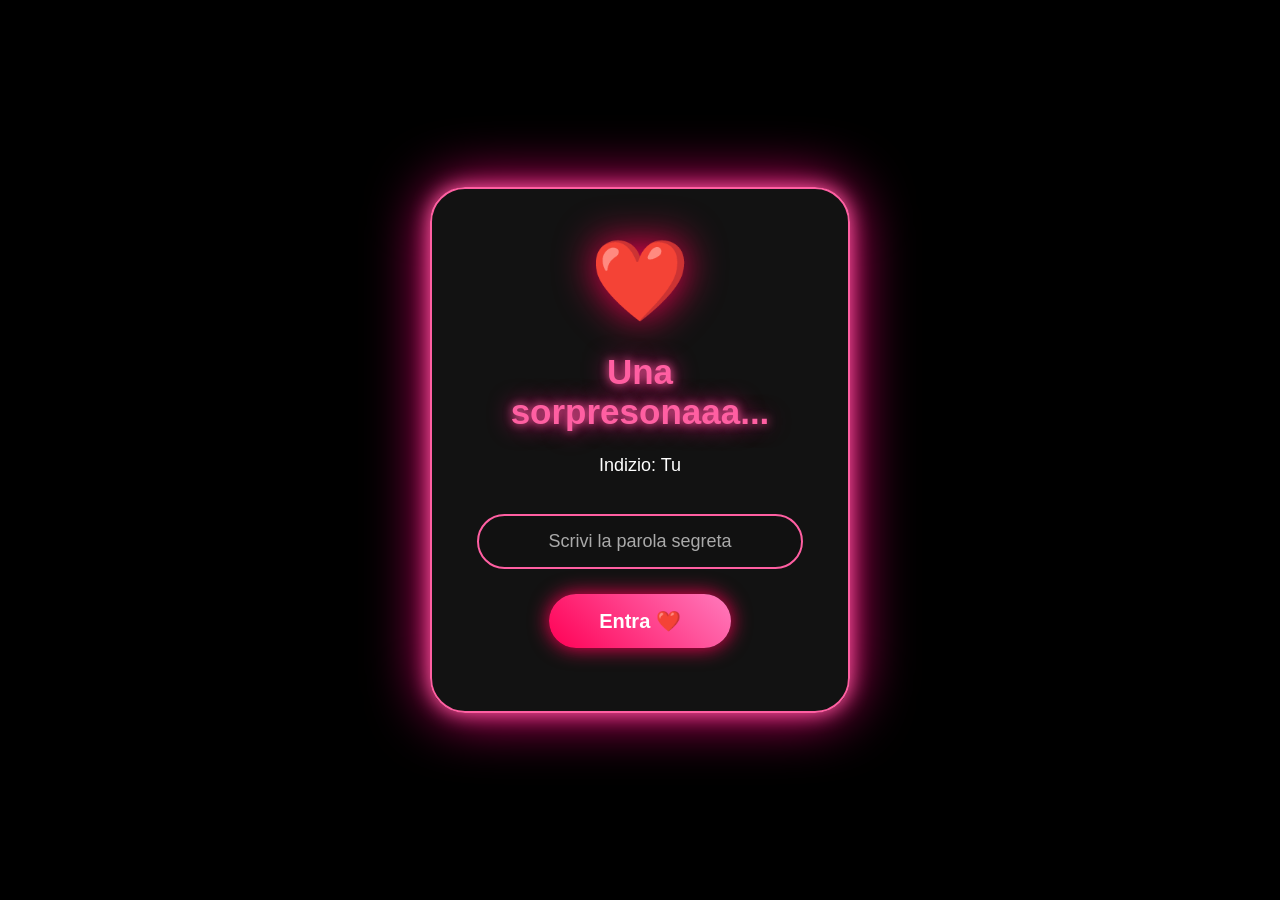
<file: index.html>
<!DOCTYPE html>
<html lang="it">

<head>

<meta charset="UTF-8">

<meta name="viewport" content="width=device-width, initial-scale=1.0">

<title>Una sorpresa per te ❤️</title>


<link rel="stylesheet" href="accesso.css">


</head>



<body>



<!-- SCHERMATA ACCESSO -->


<div class="login-page">



    <div class="login-box">



        <!-- CUORE ANIMATO -->

        <div class="cuore">
            ❤️
        </div>



        <h1>
            Una sorpresonaaa...
        </h1>



        <p>
            Indizio: Tu
        </p>




        <!-- INPUT PASSWORD -->

        <input 
        type="password" 
        id="password"
        placeholder="Scrivi la parola segreta">





        <!-- PULSANTE -->

        <button onclick="entra()">

            Entra ❤️

        </button>





        <!-- ERRORE -->

        <p id="errore"></p>




    </div>



</div>






<!-- SCRIPT -->

<script src="accesso.js"></script>



</body>


</html>
</file>
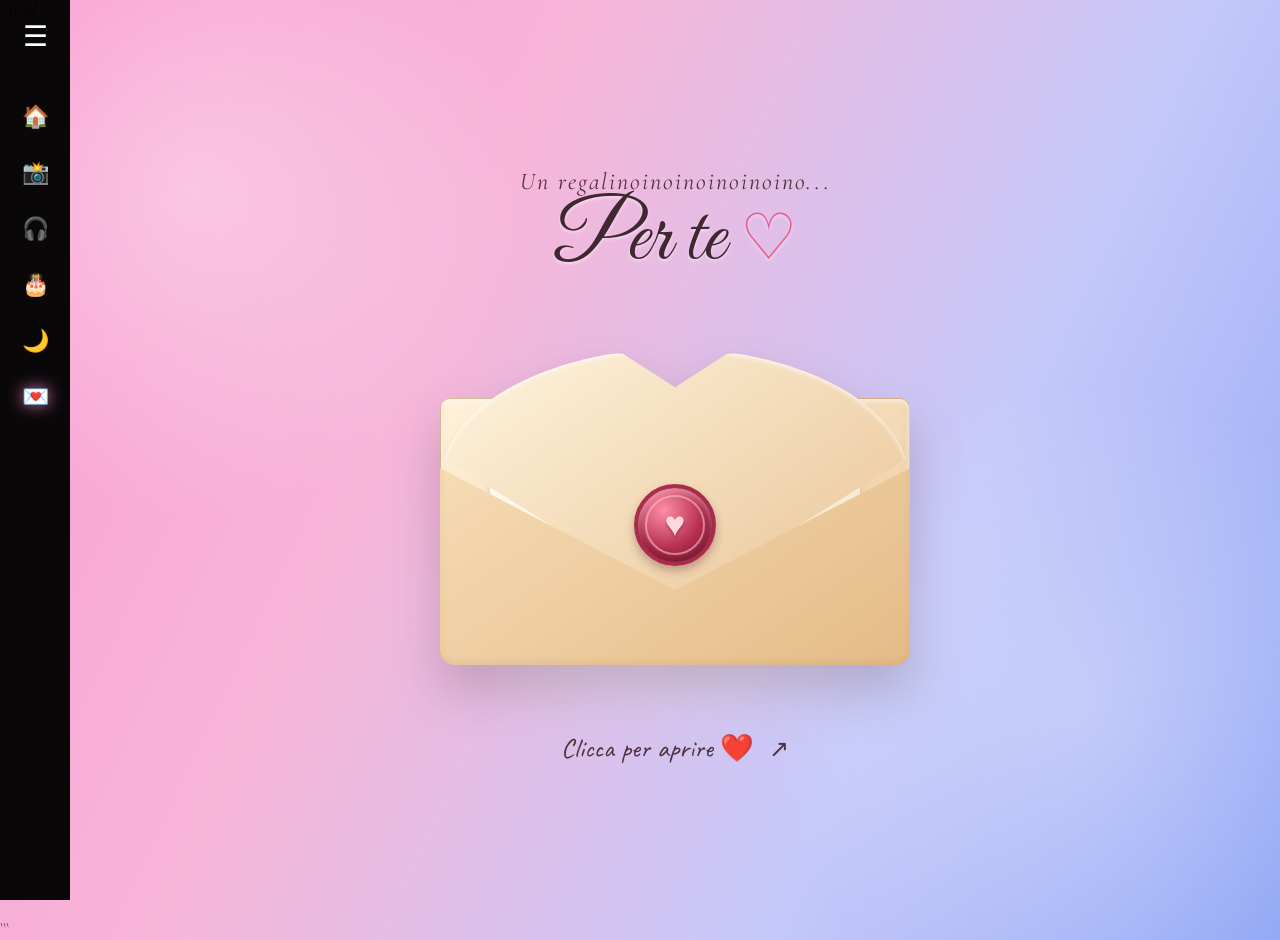
<file: lettera.html>
```html
<!DOCTYPE html>
<html lang="it">

<head>

    <meta charset="UTF-8">
    <meta name="viewport" content="width=device-width, initial-scale=1.0">

    <title>Per te ❤️</title>

    <link rel="stylesheet" href="lettera.css">

    <!-- FONT -->
    <link rel="preconnect" href="https://fonts.googleapis.com">
    <link rel="preconnect" href="https://fonts.gstatic.com" crossorigin>

    <link href="https://fonts.googleapis.com/css2?family=Caveat:wght@400;500;600;700&family=Cormorant+Garamond:wght@400;500;600;700&family=Great+Vibes&display=swap" rel="stylesheet">

</head>


<body class="sfonfo">


    <!-- =====================================================
         SIDEBAR
    ====================================================== -->

    <div class="sidebar">

        <div class="menu-toggle">☰</div>

        <a href="davide.html">
            <span>🏠</span>
            <p>Home</p>
        </a>

        <a href="foto.html">
            <span>📸</span>
            <p>Foto</p>
        </a>

        <a href="music.html">
            <span>🎧</span>
            <p>Musica</p>
        </a>

        <a href="torta.html">
            <span>🎂</span>
            <p>Torta</p>
        </a>

        <a href="notte.html" id="night-mode">
            <span>🌙</span>
            <p>Modalità notte</p>
        </a>

        <a href="lettera.html" class="active">
            <span>💌</span>
            <p>Lettera</p>
        </a>

    </div>



    <!-- =====================================================
         CUORI ANIMATI
    ====================================================== -->

    <div class="side-hearts"></div>



    <!-- =====================================================
         PAGINA LETTERA
    ====================================================== -->

    <main class="letter-world">


        <!-- =================================================
             SCENA INIZIALE
             QUI SI VEDE SOLO LA BUSTA
        ================================================== -->

        <section class="envelope-screen" id="envelopeScreen">


            <div class="envelope-title">

                <p>
                    Un regalinoinoinoinoinoino...
                </p>

                <h1>
                    Per te <span>♡</span>
                </h1>

            </div>



            <!-- ================================
                 BUSTA
            ================================= -->

            <div class="envelope-wrapper"
                 id="envelopeWrapper">


                <div class="heart-envelope"
                     id="heartEnvelope"
                     role="button"
                     tabindex="0"
                     aria-label="Apri la lettera">


                    <!-- parte posteriore -->

                    <div class="envelope-back"></div>


                    <!-- foglio dentro la busta -->

                    <div class="paper-inside">

                        <span>
                            Per te...
                        </span>

                    </div>


                    <!-- parte frontale -->

                    <div class="envelope-front"></div>


                    <!-- linguetta che si apre -->

                    <div class="envelope-flap"></div>


                    <!-- sigillo -->

                    <div class="wax-seal">

                        <span>♥</span>

                    </div>


                </div>


            </div>



            <!-- istruzione -->

            <button
                class="open-letter-button"
                id="openLetterButton"
                type="button">

                Clicca per aprire ❤️

            </button>


        </section>



        <!-- =================================================
             TRANSIZIONE
             RESTA NASCOSTA FINCHÉ NON SI APRE LA BUSTA
        ================================================== -->

        <div class="letter-transition"
             id="letterTransition">

            <div class="transition-heart">
                ♥
            </div>

        </div>



        <!-- =================================================
             LETTERA VERA E PROPRIA
             NASCOSTA ALL'INIZIO
        ================================================== -->

        <section class="letter-screen"
                 id="letterScreen"
                 aria-hidden="true">


            <article class="letter">


                <!-- decorazioni angoli -->

                <div class="paper-decoration top-left">
                    ❧
                </div>

                <div class="paper-decoration top-right">
                    ❧
                </div>

                <div class="paper-decoration bottom-left">
                    ❧
                </div>

                <div class="paper-decoration bottom-right">
                    ❧
                </div>



                <!-- ================================
                     INTESTAZIONE
                ================================= -->

                <header class="letter-header">

                    <div class="header-heart">
                        ♡
                    </div>

                    <h2>
                        Per te
                    </h2>

                    <div class="letter-divider">

                        <span>──</span>
                        <b>♡</b>
                        <span>──</span>

                    </div>

                </header>



                <!-- ================================
                     TESTO
                ================================= -->

                <div class="letter-content"
                     id="letterContent">


                    <p>
                        Ormai hai 18 anni e sei diventato grande, ma fin da sempre hai avuto così tante responsabilità che ti hanno aiutato a crescere e ti hanno reso l'uomo che sei oggi.
                    </p>


                    <p>
                        Sei la mia prima figura di riferimento e l'unico che ha sempre creduto in me, che mi ha dimostrato quanto valessi e mi ha trasmesso tutta quella felicità che avevi dentro e che brillava nei tuoi occhi.
                    </p>


                    <p>
                        A volte mi guardo e penso a quanto sono fortunata ad averti nella mia vita. Cambierei tutto del mio passato, tranne la strada che mi ha portato da te.
                    </p>


                    <p>
                        Sei gentile, coraggioso, premuroso, affettuoso, fantastico, straordinario. E non conosco persona a cui tu non abbia stravolto la vita. Tutti hanno qualcosa di bello da raccontare su di te e io sarò sempre la prima a cercare di dimostrartelo ogni giorno, fino allo sfinimento.
                    </p>


                    <p>
                        Le cose che hai fatto per me sono troppe per essere elencate e mi auguro che saranno infinite.
                        Non riesco a immaginare un futuro senza la tua presenza, ed è questa la mia più grande paura.
                    </p>


                    <p>
                        Ho paura di come passerà il tempo, della distanza, ho paura di perderti e di perdere il nostro rapporto.
                    </p>


                
                    <p>
                        Mi ha colpito la tua gentilezza ed è sempre stata proprio quella la cosa che mi ha fatto innamorare sempre di più di te.
                    </p>


                    <p>
                        Sopra ogni litigata, discussione, brutta parola detta o discorso senza senso, ho paura del mio carattere e di come possa farti allontanare.
                        Ho paura di come il mio cervello possa sempre pensare troppo e rovinare tutti i bei momenti con te.
                    </p>


                    <p>
                        Mi vergogno a dirti che quando sono con te il mio cervello si spegne.
                        Sì, lo so che dovrei imparare a ragionare di più, ma quando sono con te è come se per un po' il mio cervello smettesse di lavorare e di pensare troppo.
                    </p>


                    <p>
                        Perché la tua presenza mi dà calma.
                        Una calma che chiunque pagherebbe per poter avere accanto e provare una sensazione simile.
                    </p>


                    <p>
                        Io ti dico spesso cosa provo nei tuoi confronti, quindi ho sempre paura di essere pesante, però voglio solo farti capire quanto sono orgogliosa di te e dell'uomo che stai diventando.
                    </p>


                    <p>
                        
                        Spero sempre di essere lì ad ogni tuo traguardo e ad ogni desiderio che avvererai.
                        Ti auguro il meglio da tutto ciò che ti aspetterà.
                    </p>


                    <p>
                        E se mai avrai bisogno di un abbraccio, un bacio o una spalla su cui piangere,
                        io sarò sempre lì per te.
                    </p>



                    <!-- ================================
                         PARTE SPECIALE
                    ================================= -->

                    <div class="letter-highlight">

                        <div class="highlight-heart">
                            ♥
                        </div>


                        <p>
                            Buon compleanno amore mio,
                            o forse dovrei dire...
                        </p>


                        <h3>
                            al mio Marc Marquez 46. ❤️
                        </h3>


                        <p>
                            Al mio cucciolo, al mio topolo, al mio migliore amico,
                            al mio psicologo, al mio dottore, al mio cuore,
                            alla mia vita, al mio tesoro più prezioso,
                            al mio pilota, al mio fenomeno,
                            al mio sorriso preferito,
                            al mio cavaliere e soprattutto...
                        </p>


                        <h3>
                            alla mia stella preferita. ⭐
                        </h3>

                    </div>



                    <!-- ================================
                         FINALE
                    ================================= -->

                    <div class="letter-ending">


                        <p class="final-message">
                            Ti sceglierei ancora,
                            <br>
                            in ogni versione possibile della mia vita.
                        </p>


                        <div class="ending-divider">
                            ♡
                        </div>


                        <p class="love-message">
                            Ti amo tanto...
                        </p>


                        <p class="signature">
                            La tua Cicci ❤️
                        </p>


                    </div>


                </div>



                <!-- decorazione finale -->

                <div class="paper-bottom">
                    ✦ &nbsp; ❤️ &nbsp; ✦
                </div>


            </article>


        </section>



        <!-- =================================================
             TORNA ALLA BUSTA
        ================================================== -->

        <button
            class="back-to-envelope"
            id="backToEnvelope"
            type="button">

            💌 Torna alla busta

        </button>


    </main>



    <!-- =====================================================
         JAVASCRIPT
    ====================================================== -->

    <script src="lettera.js"></script>


</body>

</html>
```
</file>
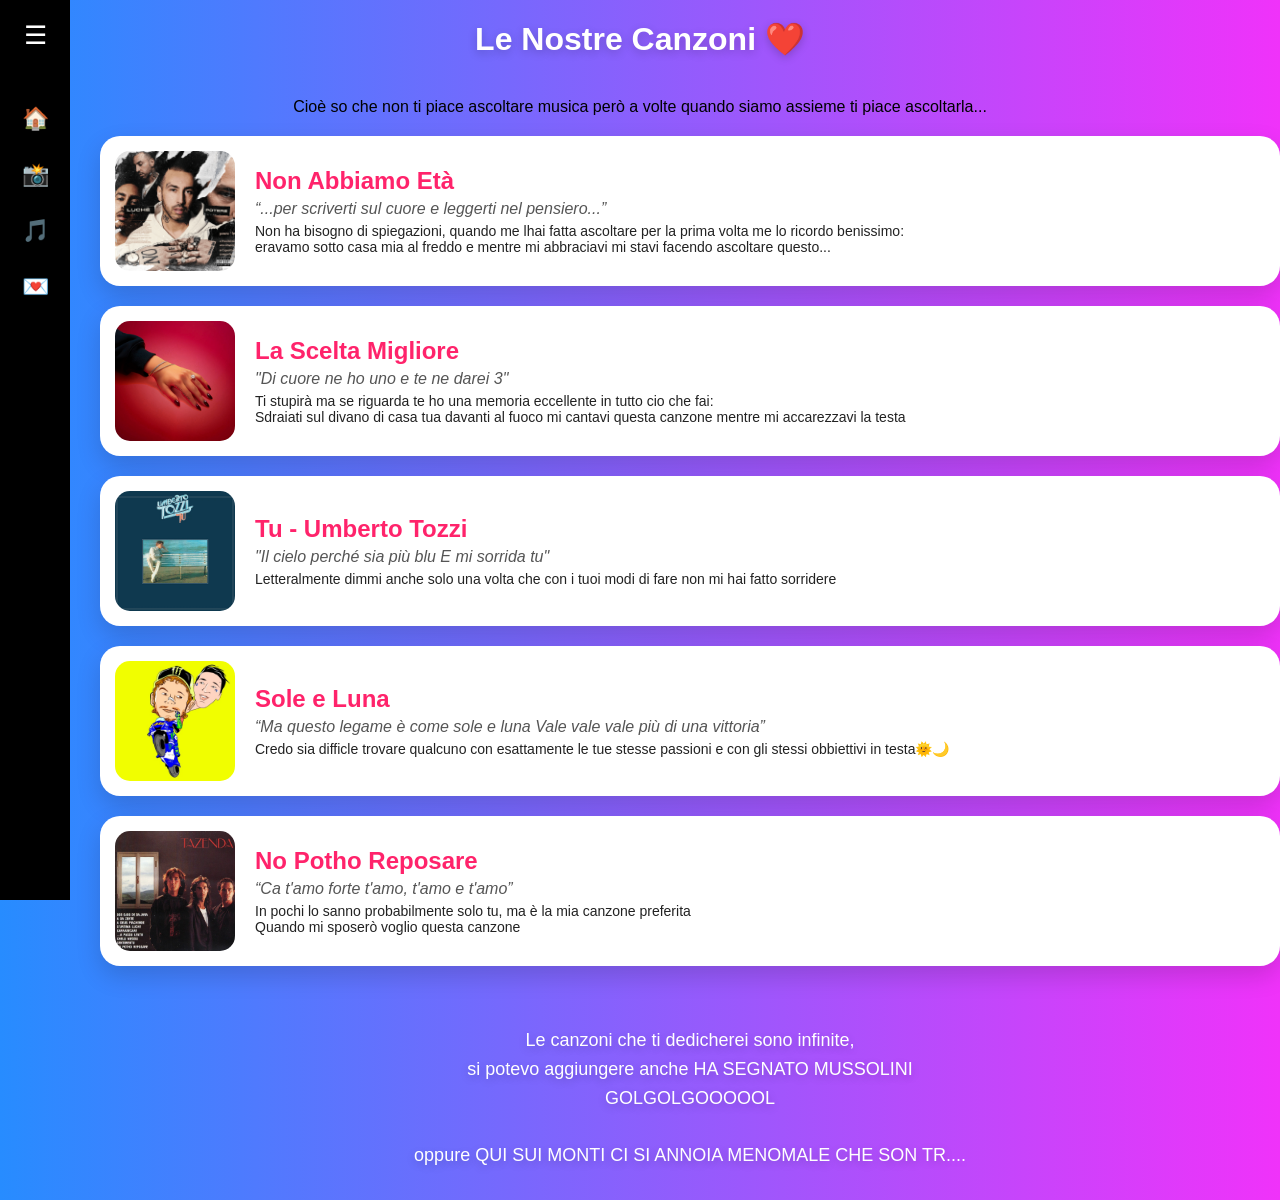
<file: noi.html>
<!DOCTYPE html>
<html lang="it">

<head>
    <meta charset="UTF-8">
    <meta name="viewport" content="width=device-width, initial-scale=1.0">

    <title>Le Nostre Canzoni ❤️</title>

    <link rel="stylesheet" href="playlist.css">
</head>

<body>
<div class="sidebar">

    <div class="menu-toggle">☰</div>

      <a href="davide.html">
        <span>🏠</span>
        <p>Home</p>
    </a>

    <a href="foto.html">
        <span>📸</span>
        <p>Foto</p>
    </a>

    <a href="noi.html">
        <span>🎵</span>
        <p>Canzoni</p>
    </a>

    <a href="lettera.html">
        <span>💌</span>
        <p>Regalino</p>
    </a>

</div>
    <h1 class="title">Le Nostre Canzoni ❤️</h1>
    <p class="p">Cioè so che non ti piace ascoltare musica però a volte quando siamo assieme ti piace ascoltarla...</p>

    <div class="playlist">

        <!-- 1 -->
        <div class="song-card">
            <img src="album1.png" class="album">
            <div class="song-info">
                <h2>Non Abbiamo Età</h2>
                <p class="lyrics">“...per scriverti sul cuore e leggerti nel pensiero...”</p>
                <p class="thought">Non ha bisogno di spiegazioni, quando me lhai fatta ascoltare per la prima volta me lo ricordo benissimo:</p> 
                <p class="thought">    eravamo sotto casa mia al freddo e mentre mi abbraciavi mi stavi facendo ascoltare questo...</p></p>
            </div>
        </div>

        <!-- 2 -->
        <div class="song-card">
            <img src="album2.jfif" class="album">
            <div class="song-info">
                <h2>La Scelta Migliore</h2>
                <p class="lyrics">"Di cuore ne ho uno e te ne darei 3"</p>
                <p class="thought">Ti stupirà ma se riguarda te ho una memoria eccellente in tutto cio che fai:</p>
                
                <p class="thought">Sdraiati sul divano di casa tua davanti al fuoco mi cantavi questa canzone mentre mi accarezzavi la testa</p>
            </div>
        </div>

        <!-- 3 -->
        <div class="song-card">
            <img src="album3.webp" class="album">
            <div class="song-info">
                <h2>Tu - Umberto Tozzi</h2>
                <p class="lyrics">"Il cielo perché sia più blu
                E mi sorrida tu"</p>
                <p class="thought">Letteralmente dimmi anche solo una volta che con i tuoi modi di fare non mi hai fatto sorridere</p>
            </div>
        </div>

        <!-- 4 -->
        <div class="song-card">
            <img src="album4.jpg" class="album">
            <div class="song-info">
                <h2>Sole e Luna</h2>
                <p class="lyrics">“Ma questo legame è come sole e luna
                Vale vale vale più di una vittoria”</p>
                <p class="thought">Credo sia difficle trovare qualcuno con esattamente le tue stesse passioni e con gli stessi obbiettivi in testa🌞🌙</p>
            </div>
        </div>

        <!-- 5 -->
        <div class="song-card">
            <img src="album5.jpg" class="album">
            <div class="song-info">
                <h2>No Potho Reposare</h2>
                <p class="lyrics">“Ca t'amo forte t'amo, t'amo e t'amo”</p>
                <p class="thought">In pochi lo sanno probabilmente solo tu, ma è la mia canzone preferita</p>
                <p class="thought">Quando mi sposerò voglio questa canzone</p>
            </div>
        </div>

 <div class="final-message">

    <p>
        Le canzoni che ti dedicherei sono infinite,<br>
        si potevo aggiungere anche HA SEGNATO MUSSOLINI GOLGOLGOOOOOL
        <br><br>
        oppure QUI SUI MONTI CI SI ANNOIA MENOMALE CHE SON TR....<br>

        
    </p>

</div>
</file>
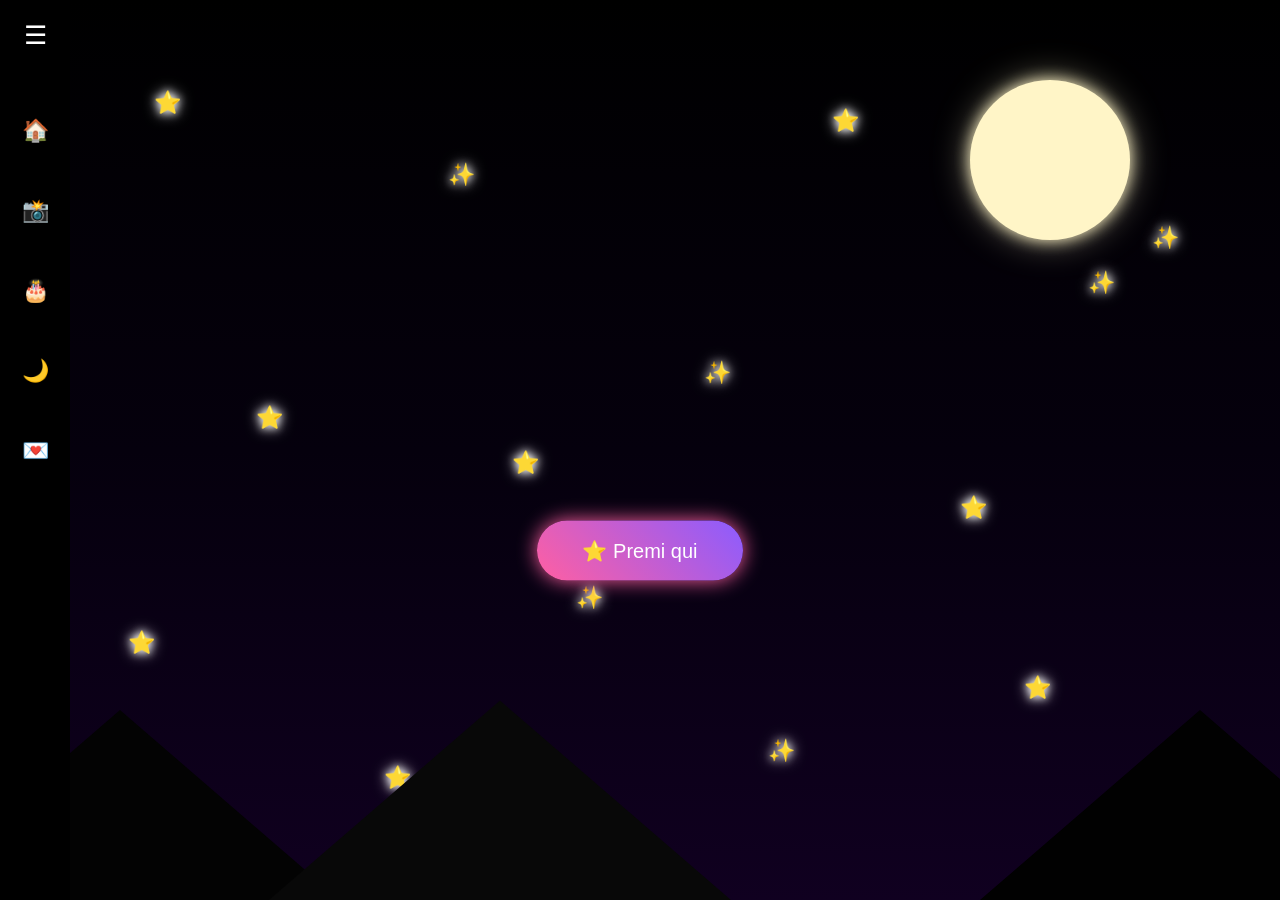
<file: notte - Copia.html>
<!DOCTYPE html> <html lang="it"> <head> <meta charset="UTF-8"> <meta name="viewport" content="width=device-width, initial-scale=1.0"> <title>La nostra notte 🌙</title> <link rel="stylesheet" href="notte.css"> </head> <body> <div class="sidebar"> <div class="menu-toggle">☰</div> <a href="davide.html"><span>🏠</span><p>Home</p></a> <a href="foto.html"><span>📸</span><p>Foto</p></a> <a href="torta.html"><span>🎂</span><p>Torta</p></a> <a href="notte.html" id="night-mode"> <span>🌙</span> <p>Modalità notte</p> </a> <a href="lettera.html"><span>💌</span><p>Regalino</p></a> </div> <!-- CIELO --> <div class="night-sky"> <!-- LUNA --> <div class="moon"></div> <!-- STELLE FISSE --> <div class="stars"> <span>⭐</span> <span>✨</span> <span>⭐</span> <span>✨</span> <span>⭐</span> <span>✨</span> <span>⭐</span> <span>✨</span> <span>⭐</span> <span>✨</span> <span>⭐</span> <span>✨</span> <span>⭐</span> <span>✨</span> <span>⭐</span> </div> <!-- STELLE CADENTI --> <div class="shooting-stars"> <div class="shoot s1"></div> <div class="shoot s2"></div> <div class="shoot s3"></div> <div class="shoot s4"></div> </div> <!-- MONTAGNE --> <div class="mountains"> <div class="mountain one"></div> <div class="mountain two"></div> <div class="mountain three"></div> </div> <!-- TESTO --> <div class="content"> <button id="starsButton"> ⭐ Premi qui </button> <div id="message"> Non sai quanto mi piace vedere le stelle con te ❤️ </div> </div> </div> <script src="notte.js"></script> </body> </html>
</file>
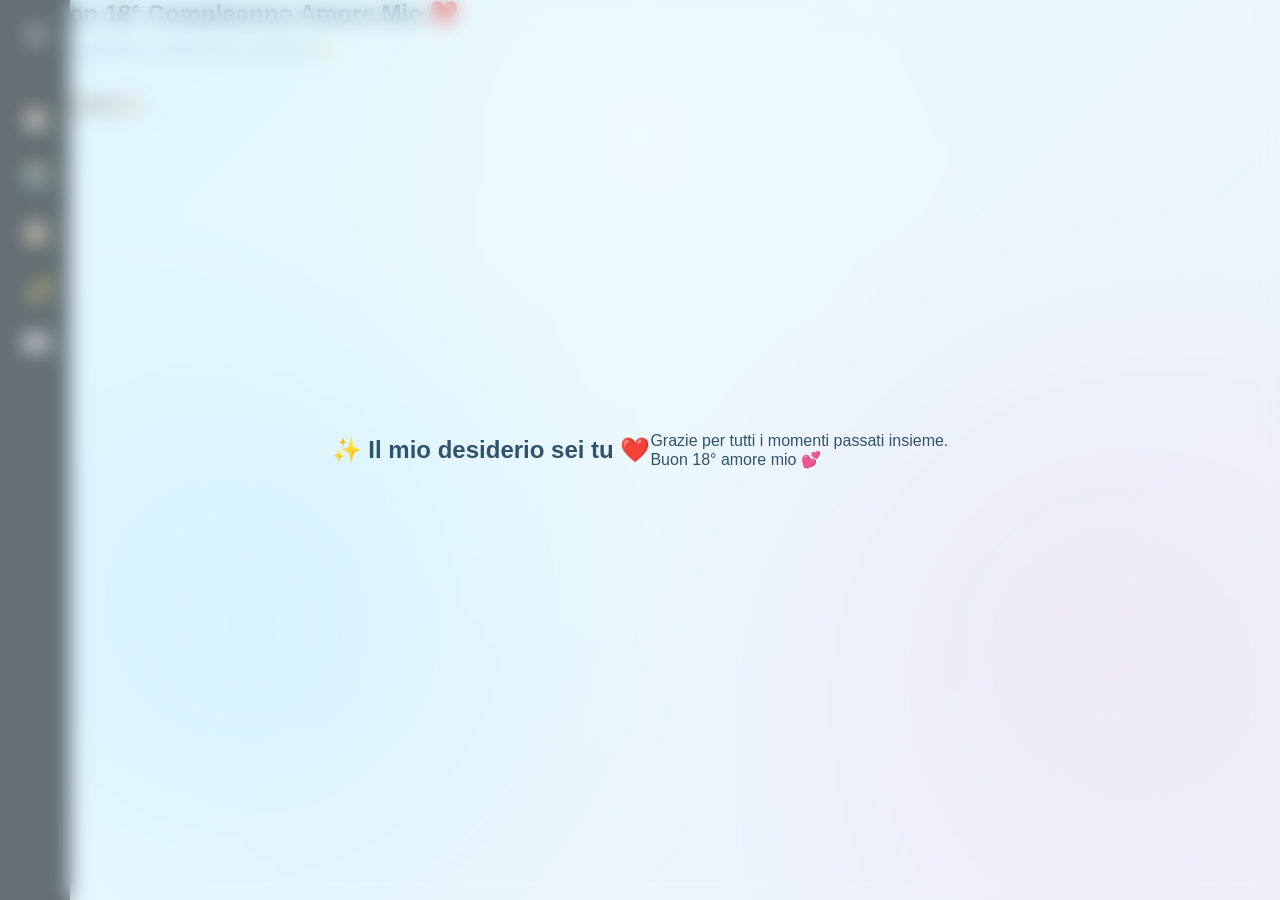
<file: torta - Copia.html>
<!DOCTYPE html>
<html lang="it">

<head>

<meta charset="UTF-8">
<meta name="viewport" content="width=device-width, initial-scale=1.0">

<title>Buon 18° Amore Mio ❤️</title>

<link rel="stylesheet" href="torta.css">

</head>


<body class="animated-bg">


<!-- SIDEBAR -->

<div class="sidebar">

    <div class="menu-toggle">
        ☰
    </div>


    <a href="davide.html">
        <span>🏠</span>
        <p>Home</p>
    </a>


    <a href="foto.html">
        <span>📸</span>
        <p>Foto</p>
    </a>


    <a href="torta.html">
        <span>🎂</span>
        <p>Torta</p>
    </a>
<a href="notte.html" id="night-mode">
    <span>🌙</span>
    <p>Modalità notte</p>
</a>

    <a href="lettera.html">
        <span>💌</span>
        <p>Regalino</p>
    </a>

</div>



<!-- TORTA -->


<section class="cake-section">


    <h1>
        🎂 Buon 18° Compleanno Amore Mio ❤️
    </h1>


    <p class="subtitle">
        Esprimi un desiderio e soffia sulle candeline ✨
    </p>



    <div class="cake">


        <!-- NUMERO 18 CANDELE -->

        <div class="number-candles">

            <div class="candle-number one">

                <span class="flame"></span>

                1

            </div>


            <div class="candle-number eight">

                <span class="flame"></span>

                8

            </div>


        </div>




        <!-- STRATI TORTA -->

        <div class="cake-layer layer-one"></div>

        <div class="cake-layer layer-two"></div>

        <div class="cake-layer layer-three"></div>



        <!-- PIATTO -->

        <div class="plate"></div>


    </div>




    <!-- PULSANTE -->

    <button id="spegnicandeline">
        Spegni le candeline 🎂
    </button>


    <!-- CONTENITORE CORIANDOLI -->

    <div id="coriandoli"></div>




    <!-- MESSAGGIO DOPO -->

    <div class="birthday-message">

        <h2>
            ✨ Il mio desiderio sei tu ❤️
        </h2>


        <p class="pp">
            Grazie per tutti i momenti passati insieme.
            <br>
            Buon 18° amore mio 💕
        </p>


    </div>



</section>




<script src="torta.js"></script>


</body>

</html>
</file>
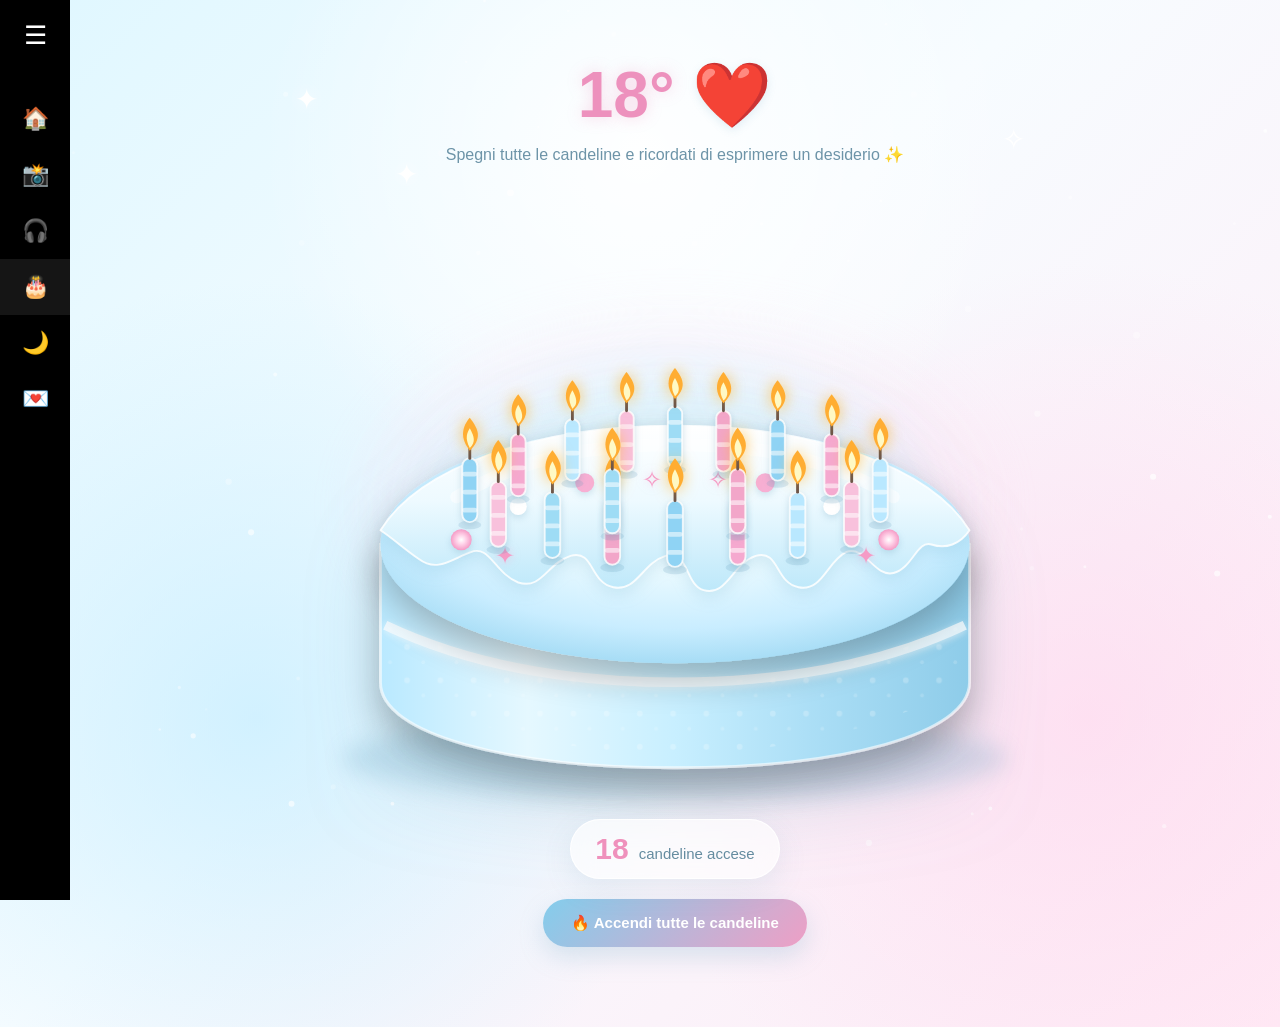
<file: torta.html>
<!DOCTYPE html>
<html lang="it">

<head>
    <meta charset="UTF-8">
    <meta name="viewport" content="width=device-width, initial-scale=1.0">

    <title>Buon 18° Amore Mio ❤️</title>

    <link rel="stylesheet" href="torta.css">
</head>

<body>

    <!-- ========================================= -->
    <!-- SIDEBAR -->
    <!-- ========================================= -->

    <div class="sidebar">

        <div class="menu-toggle">
            ☰
        </div>


        <a href="davide.html">
            <span>🏠</span>
            <p>Home</p>
        </a>


        <a href="foto.html">
            <span>📸</span>
            <p>Foto</p>
        </a>


        <a href="music.html">
            <span>🎧</span>
            <p>Musica</p>
        </a>


        <a href="torta.html" class="active">
            <span>🎂</span>
            <p>Torta</p>
        </a>


        <a href="notte.html" id="night-mode">
            <span>🌙</span>
            <p>Modalità notte</p>
        </a>


        <a href="lettera.html">
            <span>💌</span>
            <p>Regalino</p>
        </a>

    </div>


    <!-- ========================================= -->
    <!-- CANVAS SFONDO -->
    <!-- ========================================= -->

    <canvas id="particlesCanvas"></canvas>


    <!-- ========================================= -->
    <!-- CONTENUTO PRINCIPALE -->
    <!-- ========================================= -->

    <main class="cake-page">


        <!-- ========================================= -->
        <!-- TITOLO -->
        <!-- ========================================= -->

        <header class="cake-header">

            <div class="sparkle sparkle-1">✦</div>
            <div class="sparkle sparkle-2">✧</div>
            <div class="sparkle sparkle-3">✦</div>

            <p class="small-title">
               
            </p>

            <h1>
                 <span>18°</span>  ❤️
            </h1>

            <p class="subtitle">
                Spegni tutte le candeline e ricordati di esprimere un desiderio ✨
            </p>

        </header>


        <!-- ========================================= -->
        <!-- AREA TORTA -->
        <!-- ========================================= -->

        <section class="cake-area">

            <div class="cake-glow"></div>


            <!-- ================================= -->
            <!-- TORTA SVG -->
            <!-- ================================= -->

            <div class="cake-wrapper">

                <svg
                    id="cakeSVG"
                    class="cake-svg"
                    viewBox="0 0 1000 700"
                    xmlns="http://www.w3.org/2000/svg"
                    aria-label="Torta di compleanno con 18 candeline"
                >


                    <!-- ================================= -->
                    <!-- DEFINIZIONI -->
                    <!-- ================================= -->

                    <defs>


                        <!-- Ombra -->
                        <filter
                            id="cakeShadow"
                            x="-50%"
                            y="-50%"
                            width="200%"
                            height="200%"
                        >

                            <feGaussianBlur
                                in="SourceAlpha"
                                stdDeviation="18"
                            />

                            <feOffset
                                dy="18"
                                result="offsetblur"
                            />

                            <feComponentTransfer>

                                <feFuncA
                                    type="linear"
                                    slope="0.25"
                                />

                            </feComponentTransfer>

                            <feMerge>

                                <feMergeNode/>
                                <feMergeNode in="SourceGraphic"/>

                            </feMerge>

                        </filter>


                        <!-- Glow -->
                        <filter
                            id="softGlow"
                            x="-100%"
                            y="-100%"
                            width="300%"
                            height="300%"
                        >

                            <feGaussianBlur
                                stdDeviation="8"
                                result="blur"
                            />

                            <feMerge>

                                <feMergeNode in="blur"/>
                                <feMergeNode in="SourceGraphic"/>

                            </feMerge>

                        </filter>


                        <!-- Gradiente torta -->
                        <linearGradient
                            id="cakeSideGradient"
                            x1="0"
                            y1="0"
                            x2="1"
                            y2="0"
                        >

                            <stop
                                offset="0%"
                                stop-color="#b9e9ff"
                            />

                            <stop
                                offset="25%"
                                stop-color="#e5f8ff"
                            />

                            <stop
                                offset="50%"
                                stop-color="#c8efff"
                            />

                            <stop
                                offset="75%"
                                stop-color="#a9ddf5"
                            />

                            <stop
                                offset="100%"
                                stop-color="#8ecce9"
                            />

                        </linearGradient>


                        <!-- Superficie -->
                        <radialGradient
                            id="cakeTopGradient"
                            cx="50%"
                            cy="40%"
                            r="65%"
                        >

                            <stop
                                offset="0%"
                                stop-color="#ffffff"
                            />

                            <stop
                                offset="35%"
                                stop-color="#e8f9ff"
                            />

                            <stop
                                offset="70%"
                                stop-color="#c9edff"
                            />

                            <stop
                                offset="100%"
                                stop-color="#9bd7f2"
                            />

                        </radialGradient>


                        <!-- Glassa -->
                        <linearGradient
                            id="frostingGradient"
                            x1="0"
                            y1="0"
                            x2="0"
                            y2="1"
                        >

                            <stop
                                offset="0%"
                                stop-color="#ffffff"
                            />

                            <stop
                                offset="45%"
                                stop-color="#eefaff"
                            />

                            <stop
                                offset="100%"
                                stop-color="#bde8fa"
                            />

                        </linearGradient>


                        <!-- Decorazioni rosa -->
                        <radialGradient id="pinkDecoration">

                            <stop
                                offset="0%"
                                stop-color="#ffffff"
                            />

                            <stop
                                offset="40%"
                                stop-color="#ffd7eb"
                            />

                            <stop
                                offset="100%"
                                stop-color="#f59bc6"
                            />

                        </radialGradient>


                        <!-- Pattern -->
                        <pattern
                            id="smallDots"
                            width="35"
                            height="35"
                            patternUnits="userSpaceOnUse"
                        >

                            <circle
                                cx="8"
                                cy="8"
                                r="3"
                                fill="#ffffff"
                                opacity=".35"
                            />

                            <circle
                                cx="25"
                                cy="24"
                                r="2"
                                fill="#ffffff"
                                opacity=".25"
                            />

                        </pattern>


                    </defs>


                    <!-- ================================= -->
                    <!-- OMBRA -->
                    <!-- ================================= -->

                    <ellipse
                        class="cake-shadow"
                        cx="500"
                        cy="615"
                        rx="350"
                        ry="45"
                    />


                    <!-- ================================= -->
                    <!-- CORPO TORTA -->
                    <!-- ================================= -->

                    <path
                        id="cakeBase"
                        d="
                            M190 390
                            L190 535

                            C190 590
                            325 625
                            500 625

                            C675 625
                            810 590
                            810 535

                            L810 390

                            Z
                        "
                        fill="url(#cakeSideGradient)"
                        filter="url(#cakeShadow)"
                    />


                    <!-- ================================= -->
                    <!-- DECORAZIONE CORPO -->
                    <!-- ================================= -->

                    <path
                        d="
                            M190 470

                            C290 520
                            400 535
                            500 535

                            C600 535
                            710 520
                            810 470

                            L810 535

                            C710 590
                            600 610
                            500 610

                            C400 610
                            290 590
                            190 535

                            Z
                        "
                        fill="url(#smallDots)"
                        opacity=".65"
                    />


                    <!-- ================================= -->
                    <!-- RIBBON -->
                    <!-- ================================= -->

                    <path
                        class="cake-ribbon"
                        d="
                            M195 475

                            C290 520
                            400 535
                            500 535

                            C600 535
                            710 520
                            805 475
                        "
                        fill="none"
                        stroke="#ffffff"
                        stroke-width="10"
                        opacity=".75"
                    />


                    <!-- ================================= -->
                    <!-- SUPERFICIE -->
                    <!-- ================================= -->

                    <ellipse
                        id="cakeTop"
                        cx="500"
                        cy="390"
                        rx="310"
                        ry="125"
                        fill="url(#cakeTopGradient)"
                        filter="url(#cakeShadow)"
                    />


                    <!-- ================================= -->
                    <!-- GLASSA -->
                    <!-- ================================= -->

                    <path
                        id="frosting"
                        d="
                            M190 375

                            C230 310
                            350 265
                            500 265

                            C650 265
                            770 310
                            810 375

                            C800 390
                            785 395
                            770 390

                            C755 385
                            750 415
                            730 420

                            C710 425
                            700 390
                            680 398

                            C660 408
                            655 440
                            630 435

                            C605 430
                            610 395
                            585 402

                            C560 410
                            555 445
                            530 438

                            C510 432
                            515 395
                            490 402

                            C465 410
                            460 440
                            435 435

                            C410 430
                            415 395
                            390 402

                            C365 410
                            360 438
                            335 430

                            C310 420
                            305 390
                            285 398

                            C265 405
                            250 420
                            230 405

                            C215 395
                            205 385
                            190 375

                            Z
                        "
                        fill="url(#frostingGradient)"
                        filter="url(#softGlow)"
                    />


                    <!-- ================================= -->
                    <!-- RIFLESSO GLASSA -->
                    <!-- ================================= -->

                    <path
                        d="
                            M270 340
                            C345 295
                            420 285
                            500 285

                            C580 285
                            655 295
                            730 340
                        "
                        fill="none"
                        stroke="#ffffff"
                        stroke-width="13"
                        stroke-linecap="round"
                        opacity=".55"
                    />


                    <!-- ================================= -->
                    <!-- DECORAZIONI -->
                    <!-- ================================= -->

                    <g id="cakeDecorations">

                        <circle
                            cx="275"
                            cy="385"
                            r="11"
                            fill="url(#pinkDecoration)"
                        />

                        <circle
                            cx="335"
                            cy="350"
                            r="9"
                            fill="#ffffff"
                        />

                        <circle
                            cx="405"
                            cy="325"
                            r="10"
                            fill="#f7afd3"
                        />

                        <circle
                            cx="595"
                            cy="325"
                            r="10"
                            fill="#f7afd3"
                        />

                        <circle
                            cx="665"
                            cy="350"
                            r="9"
                            fill="#ffffff"
                        />

                        <circle
                            cx="725"
                            cy="385"
                            r="11"
                            fill="url(#pinkDecoration)"
                        />

                        <text
                            x="310"
                            y="410"
                            class="cake-star"
                        >
                            ✦
                        </text>

                        <text
                            x="690"
                            y="410"
                            class="cake-star"
                        >
                            ✦
                        </text>

                        <text
                            x="465"
                            y="330"
                            class="cake-star"
                        >
                            ✧
                        </text>

                        <text
                            x="535"
                            y="330"
                            class="cake-star"
                        >
                            ✧
                        </text>

                    </g>


                    <!-- ================================= -->
                    <!-- 18 CANDELINE -->
                    <!-- ================================= -->

                    <g id="candlesLayer"></g>


                    <!-- ================================= -->
                    <!-- GLOW FIAMME -->
                    <!-- ================================= -->

                    <g id="candleGlowLayer"></g>


                </svg>

            </div>


            <!-- Canvas effetti -->
            <canvas
                id="effectsCanvas"
                class="effects-canvas">
            </canvas>

        </section>


        <!-- ========================================= -->
        <!-- CONTROLLI -->
        <!-- ========================================= -->

        <section class="candle-controls">

            <div class="candle-counter">

                <strong id="candleCount">
                    18
                </strong>

                <span>
                    candeline accese
                </span>

            </div>


            <button
                id="lightAllBtn"
                class="light-button"
                type="button"
            >

                🔥 Accendi tutte le candeline

            </button>

        </section>


        <!-- ========================================= -->
        <!-- MESSAGGIO FINALE -->
        <!-- ========================================= -->

        <section
            id="birthdayMessage"
            class="birthday-message hidden"
        >

            <div class="message-card">

                <div class="message-sparkles">
                    ✨ ✦ ✨
                </div>

                <h2>
                    🎉 Hai spento tutte le candeline! 🎉
                </h2>

                <p>
                    Adesso esprimi il tuo desiderio...
                </p>

                <div class="big-18">
                    18
                </div>

                <p class="love-message">
                    Buon compleanno amore mio ❤️
                </p>
                <button id="backToCakeBtn" class="back-button" type="button">
    🔄 Torna alla torta
</button>

            </div>

        </section>

    </main>


    <!-- ========================================= -->
    <!-- JAVASCRIPT -->
    <!-- ========================================= -->

    <script src="torta.js"></script>

</body>

</html>
</file>
<file: accesso.css>
/* RESET */

*{
    box-sizing:border-box;
}


body{

    margin:0;

    font-family:'Poppins',sans-serif;

    overflow:hidden;

}



/* PAGINA NERA */

.login-page{

    height:100vh;

    display:flex;

    justify-content:center;

    align-items:center;

    background:#000;

    position:relative;

    overflow:hidden;

}





/* CUORI VAGANTI */

.login-page::before{

    content:"❤️  💕  ❤️  ✨  💖  ❤️  💗  ✨";

    position:absolute;

    width:200%;

    top:10%;

    left:-50%;

    font-size:45px;

    opacity:.7;

    animation:cuori 15s linear infinite;

    filter:drop-shadow(0 0 15px #ff4f9a);

}




.login-page::after{

    content:"💖  ❤️  ✨  💕  ❤️  💗";

    position:absolute;

    width:200%;

    bottom:10%;

    left:-50%;

    font-size:35px;

    opacity:.5;

    animation:cuori2 18s linear infinite;

    filter:drop-shadow(0 0 15px #ff5fa2);

}





@keyframes cuori{


    from{

        transform:translateX(-30%) translateY(0);

    }


    to{

        transform:translateX(30%) translateY(80px);

    }


}



@keyframes cuori2{


    from{

        transform:translateX(30%) translateY(0);

    }


    to{

        transform:translateX(-30%) translateY(-80px);

    }


}







/* BOX PASSWORD */


.login-box{


    position:relative;

    z-index:2;


    width:420px;


    padding:45px;


    text-align:center;


    background:

    rgba(20,20,20,.9);


    border-radius:35px;


    border:2px solid #ff5fa2;



    box-shadow:


    0 0 20px #ff5fa2,

    0 0 60px #ff007f;



    animation:entrata 1s ease;


}





@keyframes entrata{


    from{

        opacity:0;

        transform:scale(.7);

    }


    to{

        opacity:1;

        transform:scale(1);

    }

}





/* CUORE CENTRALE */


.cuore{

    font-size:80px;

    animation:pulse 1.5s infinite;

    filter:

    drop-shadow(0 0 20px #ff0055);

}




@keyframes pulse{


    50%{

        transform:scale(1.2);

    }

}






/* TITOLO */


h1{

    color:#ff5fa2;

    font-size:35px;


    text-shadow:


    0 0 10px #ff5fa2,

    0 0 25px #ff007f;


}






.login-box p{

    color:white;

    font-size:18px;

}






/* INPUT */


input{


    width:100%;


    padding:15px;


    margin-top:20px;


    border-radius:30px;


    border:2px solid #ff5fa2;


    background:#111;


    color:white;


    text-align:center;


    font-size:18px;


    outline:none;


}



input::placeholder{

    color:#aaa;

}





input:focus{

    box-shadow:

    0 0 20px #ff5fa2;

}







/* BOTTONE */


button{


    margin-top:25px;


    padding:15px 50px;


    border:none;


    border-radius:40px;


    cursor:pointer;


    color:white;


    font-size:20px;


    font-weight:bold;



    background:


    linear-gradient(

        45deg,

        #ff0055,

        #ff7bbd

    );



    box-shadow:


    0 0 20px #ff0055;



    transition:.3s;


}




button:hover{


    transform:scale(1.1);


    box-shadow:


    0 0 40px #ff007f;


}





/* ERRORE */


#errore{


    color:#ff4d7d;


}
</file>
<file: lettera.css>
/* =========================================================
   RESET
========================================================= */

* {
    margin: 0;
    padding: 0;
    box-sizing: border-box;
}


/* =========================================================
   SFONDO
========================================================= */

html {
    scroll-behavior: smooth;
}

body {
    min-height: 100vh;
    overflow-x: hidden;

    font-family: "Cormorant Garamond", Georgia, serif;

    background:
        radial-gradient(
            circle at 15% 20%,
            rgba(255,255,255,0.35),
            transparent 25%
        ),
        radial-gradient(
            circle at 85% 75%,
            rgba(255,255,255,0.25),
            transparent 25%
        ),
        linear-gradient(
            115deg,
            #f99bce 0%,
            #f7b6d9 35%,
            #c5c9fa 70%,
            #91a7f5 100%
        );

    color: #3c2730;
}


/* =========================================================
   SIDEBAR
========================================================= */

.sidebar {
    position: fixed;

    top: 0;
    left: 0;

    width: 70px;
    height: 100vh;

    background: rgba(0, 0, 0, 0.96);

    color: white;

    display: flex;
    flex-direction: column;
    align-items: center;

    padding-top: 20px;

    transition: width 0.4s ease;

    z-index: 1000;
}

.sidebar:hover {
    width: 200px;
}


/* menu */

.menu-toggle {
    font-size: 28px;

    margin-bottom: 35px;

    cursor: pointer;

    user-select: none;
}


/* link */

.sidebar a {
    width: 100%;

    display: flex;
    align-items: center;

    gap: 15px;

    padding: 15px;

    text-decoration: none;

    color: white;

    transition:
        background 0.3s ease,
        color 0.3s ease;
}

.sidebar a:hover {
    background: rgba(255,255,255,0.08);
}


/* icone */

.sidebar span {
    min-width: 40px;

    text-align: center;

    font-size: 22px;
}


/* testo */

.sidebar p {
    opacity: 0;

    white-space: nowrap;

    transition: opacity 0.3s ease;

    font-family: Arial, sans-serif;
}

.sidebar:hover p {
    opacity: 1;
}


/* pagina corrente */

.sidebar a.active {
    color: #ff8fc7;
}

.sidebar a.active span {
    filter: drop-shadow(0 0 8px rgba(255,143,199,0.8));
}


/* =========================================================
   CUORI LATERALI
========================================================= */

.side-hearts {
    position: fixed;

    inset: 0;

    pointer-events: none;

    overflow: hidden;

    z-index: 5;
}

.side-heart {
    position: absolute;

    bottom: -30px;

    animation: sideRise 5s linear forwards;

    opacity: 0.75;

    filter: drop-shadow(
        0 0 5px rgba(255,255,255,0.5)
    );
}

@keyframes sideRise {

    0% {
        transform:
            translateY(0)
            scale(0.7)
            rotate(0deg);

        opacity: 0;
    }

    15% {
        opacity: 0.8;
    }

    100% {
        transform:
            translateY(-110vh)
            scale(1.15)
            rotate(20deg);

        opacity: 0;
    }
}


/* =========================================================
   CONTENITORE PRINCIPALE
========================================================= */

.letter-world {
    min-height: 100vh;

    margin-left: 70px;

    position: relative;

    z-index: 10;
}


/* =========================================================
   SCHERMATA BUSTA
========================================================= */

.envelope-screen {
    min-height: 100vh;

    display: flex;
    flex-direction: column;

    justify-content: center;
    align-items: center;

    padding: 40px 30px;

    position: relative;

    transition:
        opacity 0.8s ease,
        transform 0.8s ease;
}


/* =========================================================
   TITOLO
========================================================= */

.envelope-title {
    text-align: center;

    margin-bottom: 25px;

    animation: titleAppear 1.2s ease forwards;
}

.envelope-title p {
    font-family: "Cormorant Garamond", serif;

    font-size: 24px;

    font-style: italic;

    letter-spacing: 2px;

    color: #51333e;

    margin-bottom: 2px;
}

.envelope-title h1 {
    font-family: "Great Vibes", cursive;

    font-size: clamp(55px, 7vw, 85px);

    font-weight: 400;

    color: #402833;

    line-height: 1;

    text-shadow:
        0 2px 3px rgba(255,255,255,0.5);
}

.envelope-title h1 span {
    color: #e85c91;

    font-size: 0.75em;

    display: inline-block;

    animation: heartBeat 2s infinite;
}


@keyframes titleAppear {

    from {
        opacity: 0;

        transform:
            translateY(-25px);
    }

    to {
        opacity: 1;

        transform:
            translateY(0);
    }
}


@keyframes heartBeat {

    0%,
    100% {
        transform: scale(1);
    }

    50% {
        transform: scale(1.18);
    }
}


/* =========================================================
   CONTENITORE BUSTA
========================================================= */

.envelope-wrapper {
    width: min(560px, 80vw);

    height: min(410px, 58vw);

    min-height: 300px;

    display: flex;

    justify-content: center;
    align-items: center;

    position: relative;

    perspective: 1400px;

    animation: envelopeAppear 1.4s ease forwards;
}


@keyframes envelopeAppear {

    from {
        opacity: 0;

        transform:
            translateY(40px)
            scale(0.85);
    }

    to {
        opacity: 1;

        transform:
            translateY(0)
            scale(1);
    }
}


/* =========================================================
   LUCE SOTTO LA BUSTA
========================================================= */

.envelope-wrapper::before {
    content: "";

    position: absolute;

    width: 75%;
    height: 35%;

    bottom: 7%;

    background: rgba(255,255,255,0.45);

    filter: blur(35px);

    border-radius: 50%;

    z-index: -2;

    animation: envelopeGlow 3s ease-in-out infinite;
}


@keyframes envelopeGlow {

    0%,
    100% {
        transform: scale(0.9);

        opacity: 0.5;
    }

    50% {
        transform: scale(1.08);

        opacity: 0.8;
    }
}


/* =========================================================
   BUSTA
========================================================= */

.heart-envelope {
    position: relative;

    width: 100%;
    height: 100%;

    cursor: pointer;

    transform-style: preserve-3d;

    transition:
        transform 0.5s ease,
        filter 0.5s ease;

    filter:
        drop-shadow(
            0 25px 25px rgba(74, 43, 57, 0.25)
        );
}

.heart-envelope:hover {
    transform:
        translateY(-8px)
        scale(1.025);
}

.heart-envelope:active {
    transform:
        translateY(-3px)
        scale(0.98);
}


/* =========================================================
   PARTE POSTERIORE
========================================================= */

.envelope-back {
    position: absolute;

    left: 8%;
    right: 8%;

    bottom: 13%;

    height: 65%;

    background:
        linear-gradient(
            145deg,
            #fff1d9,
            #eac89d
        );

    border-radius: 10px 10px 15px 15px;

    border: 1px solid rgba(123,82,49,0.25);

    box-shadow:
        inset 0 2px 5px rgba(255,255,255,0.65),
        inset 0 -4px 8px rgba(122,76,39,0.08);

    z-index: 1;
}


/* =========================================================
   CUORE SUPERIORE DELLA BUSTA
========================================================= */

.envelope-flap {
    position: absolute;

    left: 8%;
    right: 8%;

    top: 10%;

    height: 62%;

    background:
        linear-gradient(
            145deg,
            #fff4df,
            #e8c496
        );

    border-radius:
        52% 52% 12% 12% /
        55% 55% 20% 20%;

    transform:
        rotate(0deg);

    transform-origin: center top;

    z-index: 5;

    box-shadow:
        inset 0 2px 5px rgba(255,255,255,0.75),
        0 3px 5px rgba(88,53,35,0.08);

    clip-path: polygon(
        50% 100%,
        0% 42%,
        0% 25%,
        10% 8%,
        25% 0%,
        39% 2%,
        50% 15%,
        61% 2%,
        75% 0%,
        90% 8%,
        100% 25%,
        100% 42%
    );

    transition:
        transform 1.2s cubic-bezier(.68,-0.1,.25,1.2),
        z-index 0s linear 0.5s;
}


/* =========================================================
   PARTE FRONTALE
========================================================= */

.envelope-front {
    position: absolute;

    left: 8%;
    right: 8%;

    bottom: 13%;

    height: 48%;

    background:
        linear-gradient(
            145deg,
            #f6dbb4,
            #e4bb87
        );

    clip-path: polygon(
        0 0,
        50% 62%,
        100% 0,
        100% 100%,
        0 100%
    );

    border-radius: 0 0 15px 15px;

    z-index: 6;

    box-shadow:
        inset 0 -3px 7px rgba(113,70,37,0.08);
}


/* =========================================================
   FOGLIO CHE SI VEDE DENTRO
========================================================= */

.paper-inside {
    position: absolute;

    left: 17%;
    right: 17%;

    bottom: 18%;

    height: 55%;

    background:
        linear-gradient(
            120deg,
            #fffaf0,
            #f5e7ce
        );

    border-radius: 5px;

    z-index: 2;

    display: flex;

    justify-content: center;
    align-items: flex-start;

    padding-top: 25px;

    box-shadow:
        0 4px 8px rgba(80,50,30,0.15);

    transition:
        transform 1s ease,
        opacity 0.5s ease;
}

.paper-inside span {
    font-family: "Great Vibes", cursive;

    font-size: 30px;

    color: #5d3d38;

    opacity: 0.8;
}


/* =========================================================
   SIGILLO
========================================================= */

.wax-seal {
    position: absolute;

    width: 82px;
    height: 82px;

    left: 50%;
    top: 53%;

    transform:
        translate(-50%, -50%);

    z-index: 10;

    border-radius: 50%;

    display: flex;

    justify-content: center;
    align-items: center;

    background:
        radial-gradient(
            circle at 35% 30%,
            #ff8da4,
            #b52e50 55%,
            #761d37 100%
        );

    border: 4px solid #a92d4a;

    box-shadow:
        inset 0 4px 5px rgba(255,255,255,0.35),
        inset 0 -5px 8px rgba(60,0,20,0.35),
        0 5px 10px rgba(75,20,35,0.3);

    transition:
        transform 0.5s ease,
        opacity 0.5s ease;
}

.wax-seal::before {
    content: "";

    position: absolute;

    inset: 7px;

    border: 2px solid rgba(255,200,210,0.55);

    border-radius: 50%;
}

.wax-seal span {
    color: #ffd7df;

    font-size: 35px;

    position: relative;

    z-index: 2;

    text-shadow:
        0 2px 2px rgba(75,0,20,0.35);
}


/* =========================================================
   EFFETTO HOVER SIGILLO
========================================================= */

.heart-envelope:hover .wax-seal {
    transform:
        translate(-50%, -50%)
        scale(1.08)
        rotate(-4deg);
}


/* =========================================================
   PULSANTE
========================================================= */

.open-letter-button {
    border: none;

    background: transparent;

    font-family: "Caveat", cursive;

    font-size: 27px;

    color: #50313e;

    cursor: pointer;

    padding: 8px 18px;

    margin-top: 5px;

    position: relative;

    transition:
        transform 0.3s ease,
        color 0.3s ease;
}

.open-letter-button::after {
    content: "↗";

    margin-left: 8px;

    font-size: 24px;
}

.open-letter-button:hover {
    transform: translateY(-3px);

    color: #d94d82;
}

.open-letter-button:active {
    transform: scale(0.95);
}


/* =========================================================
   TRANSIZIONE
========================================================= */

.letter-transition {
    position: fixed;

    inset: 0;

    background:
        radial-gradient(
            circle,
            rgba(255,255,255,0.95),
            rgba(255,174,211,0.95),
            rgba(145,163,244,0.95)
        );

    z-index: 2000;

    display: flex;

    justify-content: center;
    align-items: center;

    opacity: 0;

    visibility: hidden;

    pointer-events: none;

    transition:
        opacity 0.8s ease,
        visibility 0.8s ease;
}

.transition-heart {
    font-size: 80px;

    color: #e95c91;

    transform: scale(0);

    text-shadow:
        0 0 25px rgba(255,255,255,0.9);
}


/* =========================================================
   LETTERA
========================================================= */

.letter-screen {
    display: none;

    min-height: 100vh;

    padding:
        80px
        6%
        100px;

    justify-content: center;

    align-items: flex-start;

    opacity: 0;
}

.letter {
    position: relative;

    width: min(900px, 100%);

    padding:
        75px
        clamp(35px, 7vw, 90px)
        90px;

    background:
        linear-gradient(
            135deg,
            #fff7e7,
            #f4e2c4
        );

    color: #4b352e;

    border-radius: 4px;

    box-shadow:
        0 25px 60px rgba(65,38,40,0.28),
        0 5px 15px rgba(65,38,40,0.15);

    overflow: hidden;

    transform:
        translateY(50px)
        scale(0.94);

    animation: letterAppear 1.2s ease forwards;

    font-family: "Caveat", cursive;
}


/* texture */

.letter::before {
    content: "";

    position: absolute;

    inset: 0;

    pointer-events: none;

    opacity: 0.25;

    background:
        radial-gradient(
            circle at 20% 20%,
            rgba(120,70,30,0.12) 0 1px,
            transparent 2px
        );

    background-size: 8px 8px;

    mix-blend-mode: multiply;
}


/* bordo interno */

.letter::after {
    content: "";

    position: absolute;

    inset: 18px;

    border: 1px solid rgba(135,91,54,0.22);

    pointer-events: none;
}


@keyframes letterAppear {

    to {
        transform:
            translateY(0)
            scale(1);

        opacity: 1;
    }
}


/* =========================================================
   DECORAZIONI CARTA
========================================================= */

.paper-decoration {
    position: absolute;

    font-size: 55px;

    color: rgba(137,91,53,0.38);

    z-index: 2;
}

.top-left {
    top: 25px;
    left: 30px;

    transform: rotate(-25deg);
}

.top-right {
    top: 25px;
    right: 30px;

    transform: rotate(25deg);
}

.bottom-left {
    bottom: 25px;
    left: 30px;

    transform: rotate(-145deg);
}

.bottom-right {
    bottom: 25px;
    right: 30px;

    transform: rotate(145deg);
}


/* =========================================================
   HEADER LETTERA
========================================================= */

.letter-header {
    text-align: center;

    margin-bottom: 45px;

    position: relative;

    z-index: 3;
}

.header-heart {
    color: #d95782;

    font-size: 28px;

    margin-bottom: 2px;
}

.letter-header h2 {
    font-family: "Great Vibes", cursive;

    font-size: clamp(55px, 7vw, 80px);

    font-weight: 400;

    color: #50322e;

    line-height: 1;
}

.letter-divider {
    margin-top: 12px;

    display: flex;

    justify-content: center;
    align-items: center;

    gap: 10px;

    color: #9b6b5b;

    font-family: Georgia, serif;

    font-size: 17px;
}

.letter-divider b {
    color: #d95782;

    font-size: 22px;

    font-weight: normal;
}


/* =========================================================
   TESTO
========================================================= */

.letter-content {
    position: relative;

    z-index: 3;
}

.letter-content p {
    font-family: "Caveat", cursive;

    font-size: clamp(22px, 2vw, 27px);

    line-height: 1.55;

    text-align: left;

    margin-bottom: 27px;

    color: #4a352f;
}


/* =========================================================
   PARTE SPECIALE
========================================================= */

.letter-highlight {
    margin:
        45px
        0;

    padding:
        35px
        30px;

    text-align: center;

    position: relative;

    border-top: 1px solid rgba(130,82,55,0.3);

    border-bottom: 1px solid rgba(130,82,55,0.3);

    background:
        rgba(255,255,255,0.18);
}

.letter-highlight p {
    text-align: center;

    margin-bottom: 18px;
}

.highlight-heart {
    color: #df5a86;

    font-size: 27px;

    margin-bottom: 8px;
}

.letter-highlight h3 {
    font-family: "Great Vibes", cursive;

    font-size: clamp(38px, 5vw, 54px);

    font-weight: 400;

    color: #713b4c;

    margin: 18px 0 25px;
}


/* =========================================================
   FINALE
========================================================= */

.letter-ending {
    text-align: center;

    margin-top: 55px;

    position: relative;

    z-index: 3;
}

.final-message {
    text-align: center !important;

    font-size: clamp(30px, 4vw, 42px) !important;

    line-height: 1.35 !important;

    color: #633c4a !important;

    margin-bottom: 25px !important;
}

.ending-divider {
    color: #d95782;

    font-size: 30px;

    margin: 20px 0;
}

.love-message {
    text-align: center !important;

    font-size: clamp(25px, 3vw, 34px) !important;

    color: #773b50 !important;
}

.signature {
    text-align: right !important;

    margin-top: 45px !important;

    padding-right: 15px;

    font-family: "Great Vibes", cursive !important;

    font-size: clamp(38px, 5vw, 55px) !important;

    color: #713849 !important;
}


/* =========================================================
   DECORAZIONE FONDO
========================================================= */

.paper-bottom {
    position: absolute;

    bottom: 22px;

    left: 0;
    right: 0;

    text-align: center;

    color: rgba(126,76,62,0.45);

    font-size: 18px;

    z-index: 3;
}


/* =========================================================
   BOTTONE TORNA ALLA BUSTA
========================================================= */

.back-to-envelope {
    display: none;

    margin:
        0 auto
        60px;

    border: none;

    padding: 13px 25px;

    border-radius: 30px;

    background:
        linear-gradient(
            135deg,
            #ffafd1,
            #d99af1
        );

    color: white;

    font-family: "Caveat", cursive;

    font-size: 23px;

    cursor: pointer;

    box-shadow:
        0 8px 20px rgba(180,70,130,0.25);

    transition:
        transform 0.3s ease,
        box-shadow 0.3s ease;
}

.back-to-envelope:hover {
    transform: translateY(-3px);

    box-shadow:
        0 12px 25px rgba(180,70,130,0.35);
}


/* =========================================================
   STATO APERTURA
========================================================= */

body.letter-opening .heart-envelope {
    cursor: default;
}

body.letter-opening .heart-envelope:hover {
    transform: none;
}

body.letter-opening .envelope-flap {
    transform:
        rotateX(180deg);

    z-index: 1;
}

body.letter-opening .wax-seal {
    transform:
        translate(-50%, -50%)
        scale(1.5)
        rotate(15deg);

    opacity: 0;
}

body.letter-opening .paper-inside {
    transform:
        translateY(-120px)
        scale(1.05);
}

body.letter-opening .envelope-screen {
    opacity: 0;

    transform:
        scale(1.08)
        translateY(-30px);

    pointer-events: none;
}

body.letter-opening .letter-transition {
    opacity: 1;

    visibility: visible;
}

body.letter-opening .transition-heart {
    animation: transitionHeart 1.2s ease forwards;
}


@keyframes transitionHeart {

    0% {
        transform: scale(0);

        opacity: 0;
    }

    45% {
        transform: scale(1.4);

        opacity: 1;
    }

    100% {
        transform: scale(18);

        opacity: 0;
    }
}


/* =========================================================
   RESPONSIVE — TABLET
========================================================= */

@media (max-width: 1000px) {

    .sidebar {
        width: 60px;
    }

    .sidebar:hover {
        width: 180px;
    }

    .letter-world {
        margin-left: 60px;
    }

    .envelope-wrapper {
        width: min(520px, 80vw);
    }

    .letter-screen {
        padding:
            60px
            4%
            80px;
    }

    .letter {
        padding:
            65px
            55px
            75px;
    }
}


/* =========================================================
   RESPONSIVE — TELEFONO
========================================================= */

@media (max-width: 650px) {

    .sidebar {
        width: 55px;
    }

    .sidebar:hover {
        width: 55px;
    }

    .sidebar p {
        display: none;
    }

    .sidebar a {
        justify-content: center;

        padding: 14px 5px;
    }

    .sidebar span {
        min-width: auto;
    }

    .menu-toggle {
        font-size: 23px;

        margin-bottom: 25px;
    }

    .letter-world {
        margin-left: 55px;
    }

    .envelope-screen {
        padding:
            30px
            15px;
    }

    .envelope-title {
        margin-bottom: 15px;
    }

    .envelope-title p {
        font-size: 19px;
    }

    .envelope-title h1 {
        font-size: 55px;
    }

    .envelope-wrapper {
        width: 95vw;

        height: 65vw;

        min-height: 240px;
    }

    .wax-seal {
        width: 65px;
        height: 65px;
    }

    .wax-seal span {
        font-size: 27px;
    }

    .paper-inside span {
        font-size: 24px;
    }

    .open-letter-button {
        font-size: 24px;
    }

    .letter-screen {
        padding:
            35px
            12px
            60px;
    }

    .letter {
        padding:
            55px
            27px
            70px;
    }

    .letter::after {
        inset: 10px;
    }

    .paper-decoration {
        font-size: 35px;
    }

    .top-left,
    .bottom-left {
        left: 15px;
    }

    .top-right,
    .bottom-right {
        right: 15px;
    }

    .letter-header {
        margin-bottom: 30px;
    }

    .letter-content p {
        font-size: 20px;

        line-height: 1.5;

        margin-bottom: 22px;
    }

    .letter-highlight {
        padding:
            25px
            15px;

        margin:
            30px 0;
    }

    .letter-highlight h3 {
        font-size: 38px;
    }

    .signature {
        text-align: center !important;

        padding-right: 0;
    }
}


/* =========================================================
   RIDUZIONE ANIMAZIONI
========================================================= */

@media (prefers-reduced-motion: reduce) {

    *,
    *::before,
    *::after {
        animation-duration: 0.01ms !important;

        animation-iteration-count: 1 !important;

        scroll-behavior: auto !important;

        transition-duration: 0.01ms !important;
    }
}
</file>
<file: playlist.css>
/* RESET */
*{
    margin:0;
    padding:0;
    box-sizing:border-box;
}

/* BODY */
body{
    font-family:Arial, sans-serif;

     background: linear-gradient(to right, #278cff, #f032fa);

    min-height:100vh;
}

/* WRAPPER PAGINA */
.page{
    display:flex;
}

/* SIDEBAR */
.sidebar{
    position:fixed;
    top:0;
    left:0;

    height:100vh;
    width:70px;

    background-color:#000;
    color:white;

    display:flex;
    flex-direction:column;
    align-items:center;

    padding-top:20px;

    transition:0.4s;

    z-index:20;
    overflow:hidden;
}

/* espansione sidebar */
.sidebar:hover{
    width:200px;
}

/* hamburger */
.menu-toggle{
    font-size:26px;
    margin-bottom:40px;
    cursor:pointer;
}

/* link */
.sidebar a{
    width:100%;
    display:flex;
    align-items:center;
    gap:15px;

    padding:15px;
    text-decoration:none;
    color:white;

    transition:0.3s;
}

/* icone */
.sidebar span{
    font-size:22px;
    min-width:40px;
    text-align:center;
}

/* testo nascosto */
.sidebar p{
    opacity:0;
    transition:0.3s;
    white-space:nowrap;
}

/* testo visibile */
.sidebar:hover p{
    opacity:1;
}

/* hover link */
.sidebar a:hover{
    background-color:#111;
}

/* CONTENUTO */
.content{
    margin-left:70px;
    padding:30px;
    flex:1;

    transition:0.4s;
}

/* sposta contenuto quando sidebar si apre */
.sidebar:hover ~ .content{
    margin-left:200px;
}

/* TITOLO */
.title{
    margin-top: 20px;
    text-align:center;
    color:white;
    margin-bottom:40px;
    text-shadow:0 3px 10px rgba(0,0,0,.2);
}
.p{
    text-align: center;
    color: rgb(0, 0, 0);
    margin: 20px;
    font-family:'Gill Sans', 'Gill Sans MT', Calibri, 'Trebuchet MS', sans-serif
}
.final-message{
    margin-top:10px;
    padding:30px;

    text-align:center;

    color:white;

    font-size:18px;

    line-height:1.6;

    text-shadow:0 3px 10px rgba(0,0,0,.2);
}

.final-message p{
    max-width:600px;
    margin:0 auto;
}
.playlist{
    display:flex;
    flex-direction:column;
    gap:20px;
    margin-left: 100px;
}

/* CARD CANZONE */
.song-card{
    display:flex;
    gap:20px;

    background:white;

    padding:15px;

    border-radius:20px;

    box-shadow:0 10px 25px rgba(0,0,0,.15);

    align-items:center;

    transition:0.3s;
}

/* hover card */
.song-card:hover{
    transform:scale(1.02);
}

/* ALBUM */
.album{
    width:120px;
    height:120px;

    border-radius:15px;

    object-fit:cover;
}

/* INFO */
.song-info h2{
    margin:0;
    color:#ff236b;
}

/* TESTO CANZONE */
.lyrics{
    font-style:italic;
    color:#555;
    margin:5px 0;
}

/* PENSIERO */
.thought{
    color:#222;
    font-size:14px;
}
</file>
<file: notte.css>
/* =========================
   RESET
========================= */

* {
    box-sizing: border-box;
}

html,
body {
    margin: 0;
    width: 100%;
    height: 100%;
}

body {
    overflow: hidden;
    font-family: 'Poppins', sans-serif;
}


/* =========================
   SIDEBAR
========================= */

.sidebar {
    position: fixed;
    top: 0;
    left: 0;

    height: 100vh;
    width: 70px;

    background-color: #000;
    color: white;

    display: flex;
    flex-direction: column;
    align-items: center;

    padding-top: 20px;

    transition: 0.4s;

    z-index: 100;
}

.sidebar:hover {
    width: 200px;
}


/* hamburger */

.menu-toggle {
    font-size: 26px;
    margin-bottom: 40px;
    cursor: pointer;
}


/* link */

.sidebar a {
    width: 100%;

    display: flex;
    align-items: center;

    gap: 15px;

    padding: 15px;

    text-decoration: none;
    color: white;

    transition: 0.3s;
}


/* icone */

.sidebar span {
    font-size: 22px;

    min-width: 40px;

    text-align: center;
}


/* testo nascosto */

.sidebar p {
    opacity: 0;

    transition: 0.3s;

    white-space: nowrap;
}


/* testo visibile */

.sidebar:hover p {
    opacity: 1;
}


/* hover */

.sidebar a:hover {
    background-color: #111;
}


/* =========================
   CIELO NOTTURNO
========================= */

.night-sky {
    width: 100vw;
    height: 100vh;

    position: relative;

    overflow: hidden;

    background:
        linear-gradient(
            to bottom,
            #000000,
            #05000d,
            #100020
        );
}


/* =========================
   LUNA
========================= */

.moon {
    position: absolute;

    top: 80px;
    right: 150px;

    width: 160px;
    height: 160px;

    background: #fff5c7;

    border-radius: 50%;

    box-shadow:
        0 0 15px #fff5c7,
        0 0 35px rgba(255, 245, 199, .5);

    cursor: pointer;

    transition: .5s;

    z-index: 3;
}

.moon:hover {
    transform: scale(1.05);

    box-shadow:
        0 0 25px #fff5c7,
        0 0 60px rgba(255, 245, 199, .7);
}


/* =========================
   STELLE FISSE
========================= */

.stars span {
    position: absolute;

    color: white;

    font-size: 22px;

    animation: twinkle 2.5s infinite alternate;

    text-shadow:
        0 0 8px white,
        0 0 15px white;

    cursor: pointer;

    z-index: 2;
}


.stars span:nth-child(1) {
    top: 10%;
    left: 12%;
}

.stars span:nth-child(2) {
    top: 18%;
    left: 35%;
}

.stars span:nth-child(3) {
    top: 12%;
    left: 65%;
}

.stars span:nth-child(4) {
    top: 30%;
    left: 85%;
}

.stars span:nth-child(5) {
    top: 45%;
    left: 20%;
}

.stars span:nth-child(6) {
    top: 40%;
    left: 55%;
}

.stars span:nth-child(7) {
    top: 70%;
    left: 10%;
}

.stars span:nth-child(8) {
    top: 65%;
    left: 45%;
}

.stars span:nth-child(9) {
    top: 75%;
    left: 80%;
}

.stars span:nth-child(10) {
    top: 25%;
    left: 90%;
}

.stars span:nth-child(11) {
    top: 55%;
    left: 75%;
}

.stars span:nth-child(12) {
    top: 82%;
    left: 60%;
}

.stars span:nth-child(13) {
    top: 50%;
    left: 40%;
}

.stars span:nth-child(14) {
    top: 15%;
    left: 80%;
}

.stars span:nth-child(15) {
    top: 85%;
    left: 30%;
}


@keyframes twinkle {

    from {
        opacity: .4;
        transform: scale(.8);
    }

    to {
        opacity: 1;
        transform: scale(1.2);
    }

}


/* =========================
   ⭐ STELLE DELLA NOSTRA STORIA
========================= */

.story-stars {
    position: absolute;

    inset: 0;

    width: 100%;
    height: 100%;

    z-index: 8;

    pointer-events: none;
}


.story-star {
    position: absolute;

    display: flex;
    flex-direction: column;

    align-items: center;

    gap: 7px;

    pointer-events: auto;

    cursor: pointer;

    transition: .4s;
}


/* stella */

.star-icon {
    display: block;

    font-size: 34px;

    line-height: 1;

    color: white;

    filter:
        drop-shadow(0 0 6px white)
        drop-shadow(0 0 15px white);

    animation:
        storyTwinkle 2s infinite alternate;

    transition: .4s;
}


/* data */

.star-date {
    font-size: 12px;

    font-weight: bold;

    letter-spacing: 1.5px;

    color: white;

    white-space: nowrap;

    opacity: .9;

    text-shadow:
        0 0 5px white,
        0 0 10px #8b5cff;

    transition: .4s;
}


/* hover */

.story-star:hover {
    transform: scale(1.25);
}

.story-star:hover .star-icon {

    filter:
        drop-shadow(0 0 10px white)
        drop-shadow(0 0 25px #ff7bc2)
        drop-shadow(0 0 40px #8b5cff);
}

.story-star:hover .star-date {
    color: #ffb7df;

    text-shadow:
        0 0 8px #ff5fa2,
        0 0 18px #8b5cff;
}


@keyframes storyTwinkle {

    from {
        transform: scale(.9);
        opacity: .7;
    }

    to {
        transform: scale(1.15);
        opacity: 1;
    }

}


/* =========================
   POSIZIONE DELLE 5 STELLE
========================= */


/* 16 settembre */

.event-1 {
    top: 22%;
    left: 17%;
}


/* 13 ottobre */

.event-2 {
    top: 35%;
    left: 37%;
}


/* 18 ottobre */

.event-3 {
    top: 18%;
    left: 53%;
}


/* 31 ottobre 2008 */

.event-4 {
    top: 48%;
    left: 68%;
}


/* 31 ottobre 2025 */

.event-5 {
    top: 30%;
    left: 82%;
}


/* =========================
   STELLE CADENTI
========================= */

.shoot {
    position: absolute;

    width: 140px;
    height: 2px;

    background:
        linear-gradient(
            90deg,
            white,
            transparent
        );

    transform: rotate(-45deg);

    opacity: 0;

    filter:
        drop-shadow(0 0 8px white);

    animation:
        shooting 5s linear infinite;
}


.s1 {
    top: 5%;
    left: 90%;

    animation-delay: 1s;
}


.s2 {
    top: 20%;
    left: 75%;

    animation-delay: 4s;
}


.s3 {
    top: 0;
    left: 55%;

    animation-delay: 7s;
}


.s4 {
    top: 30%;
    left: 95%;

    animation-delay: 10s;
}


@keyframes shooting {

    0% {
        transform:
            translate(0, 0)
            rotate(-45deg);

        opacity: 0;
    }

    10% {
        opacity: 1;
    }

    100% {

        transform:
            translate(-450px, 450px)
            rotate(-45deg);

        opacity: 0;
    }

}


.mountains {
    position: absolute;

    bottom: 0;

    width: 100%;
    height: 180px;

    z-index: 6;

    pointer-events: none;
}


.mountain {
    position: absolute;

    bottom: 0;

    width: 0;
    height: 0;

    border-left: 220px solid transparent;
    border-right: 220px solid transparent;

    border-bottom: 190px solid #030303;
}


.mountain.one {
    left: -100px;
}


.mountain.two {
    left: 280px;

    border-bottom-color: #080808;

    transform: scale(1.1);
}


.mountain.three {
    right: -140px;

    border-bottom-color: #010101;
}

/* =========================
   TESTO CENTRALE
========================= */

.content {
    position: absolute;

    top: 65%;
    left: 50%;

    transform: translate(-50%, -50%);

    text-align: center;

    color: white;

    z-index: 7;
}


.content h1 {

    font-size: 55px;

    color: white;

    text-shadow:
        0 0 15px #ff7bc2,
        0 0 30px #ff5fa2;
}


.content p {

    font-size: 22px;

    color: #ddd;
}


/* =========================
   PULSANTE
========================= */

button {

    margin-top: 30px;

    padding: 18px 45px;

    border: none;

    border-radius: 50px;

    cursor: pointer;

    color: white;

    font-size: 20px;

    background:
        linear-gradient(
            45deg,
            #ff5fa2,
            #8b5cff
        );

    box-shadow:
        0 0 20px #ff5fa2;

    transition: .4s;
}


button:hover {

    transform: scale(1.1);

    box-shadow:
        0 0 40px #ff5fa2;
}


/* =========================
   MESSAGGIO
========================= */

#message {

    margin-top: 30px;

    font-size: 30px;

    color: #ffb7df;

    text-shadow:
        0 0 15px #ff5fa2;

    opacity: 0;

    transform:
        translateY(20px);

    transition: .8s;
}


#message.show {

    opacity: 1;

    transform:
        translateY(0);
}


/* =========================
   🌌 FINESTRA DELLA STORIA
========================= */

.story-modal {

    position: fixed;

    inset: 0;

    width: 100%;
    height: 100%;

    display: flex;

    align-items: center;
    justify-content: center;

    background:
        rgba(0, 0, 0, .82);

    backdrop-filter: blur(8px);

    opacity: 0;

    visibility: hidden;

    transition:
        opacity .5s,
        visibility .5s;

    z-index: 200;
}


/* finestra aperta */

.story-modal.show {

    opacity: 1;

    visibility: visible;
}


/* =========================
   BOX
========================= */

.story-box {

    position: relative;

    width: min(850px, 90%);

    max-height: 90vh;

    overflow: auto;

    padding: 20px;

    border-radius: 25px;

    background:
        linear-gradient(
            145deg,
            #08000f,
            #150025
        );

    border: 1px solid rgba(255, 255, 255, .2);

    box-shadow:
        0 0 30px rgba(255, 95, 162, .4),
        0 0 70px rgba(139, 92, 255, .25);

    text-align: center;

    color: white;

    transform:
        scale(.8)
        translateY(30px);

    transition:
        transform .6s;
}


.story-modal.show .story-box {

    transform:
        scale(1)
        translateY(0);
}


/* =========================
   FOTO
========================= */

.story-photo {

    width: 100%;

    height: 430px;

    overflow: hidden;

    border-radius: 18px;

    background: #000;

    box-shadow:
        0 0 25px rgba(255, 255, 255, .15);
}


.story-photo img {

    width: 100%;
    height: 100%;

    object-fit: cover;

    display: block;

    transition:
        opacity .5s,
        transform .8s;
}


/* =========================
   INFORMAZIONI
========================= */

.story-info {

    padding: 15px 20px 5px;
}


#story-date {

    font-size: 14px;

    letter-spacing: 3px;

    color: #ffb7df;

    text-shadow:
        0 0 10px #ff5fa2;

    margin-top: 5px;
}


#story-title {

    margin:
        10px 0;

    font-size: 30px;

    color: white;

    text-shadow:
        0 0 15px #ff5fa2;
}


#story-text {

    font-size: 17px;

    line-height: 1.6;

    color: #ddd;

    max-width: 650px;

    margin:
        0 auto 10px;
}


/* =========================
   CHIUDI
========================= */

#close-story {

    position: absolute;

    top: 15px;
    right: 15px;

    width: 42px;
    height: 42px;

    padding: 0;

    margin: 0;

    border-radius: 50%;

    background:
        rgba(0, 0, 0, .65);

    font-size: 20px;

    z-index: 10;

    box-shadow: none;
}


#close-story:hover {

    background: #ff5fa2;

    transform: rotate(90deg);
}


/* =========================
   CONTINUA
========================= */

#next-story {

    margin-top: 15px;

    padding:
        13px 30px;

    font-size: 16px;
}


/* =========================
   RESPONSIVE
========================= */

@media (max-width: 800px) {

    .moon {

        width: 110px;
        height: 110px;

        top: 70px;
        right: 50px;
    }


    .story-date {

        font-size: 9px;
    }


    .star-icon {

        font-size: 27px;
    }


    .story-photo {

        height: 300px;
    }


    #story-title {

        font-size: 23px;
    }


    #story-text {

        font-size: 15px;
    }

}


@media (max-width: 550px) {

    .sidebar {

        width: 55px;
    }


    .sidebar:hover {

        width: 160px;
    }


    .story-star {

        transform: scale(.85);
    }


    .event-1 {
        left: 12%;
    }

    .event-2 {
        left: 32%;
    }

    .event-3 {
        left: 50%;
    }

    .event-4 {
        left: 65%;
    }

    .event-5 {
        left: 78%;
    }


    .story-box {

        width: 94%;

        padding: 12px;
    }


    .story-photo {

        height: 240px;
    }

}
</file>
<file: torta.css>
/* =========================================================
   RESET
========================================================= */

* {
    box-sizing: border-box;
    margin: 0;
    padding: 0;
}

html {
    scroll-behavior: smooth;
}

body {
    min-height: 100vh;
    overflow-x: hidden;

    font-family: "Poppins", Arial, sans-serif;

    background:
        radial-gradient(
            circle at 50% 15%,
            rgba(255, 255, 255, 0.95),
            transparent 35%
        ),
        radial-gradient(
            circle at 20% 70%,
            rgba(190, 235, 255, 0.65),
            transparent 35%
        ),
        radial-gradient(
            circle at 85% 70%,
            rgba(255, 210, 235, 0.55),
            transparent 35%
        ),
        linear-gradient(
            135deg,
            #dff7ff,
            #f7fcff 45%,
            #ffeaf5
        );

    color: #31536a;
}


/* =========================================================
   SIDEBAR
========================================================= */

.sidebar {
    position: fixed;
    top: 0;
    left: 0;

    height: 100vh;
    width: 70px;

    background-color: #000;
    color: white;

    display: flex;
    flex-direction: column;
    align-items: center;

    padding-top: 20px;

    transition: 0.4s;

    z-index: 1000;
}

.sidebar:hover {
    width: 200px;
}


/* hamburger */

.menu-toggle {
    font-size: 26px;
    margin-bottom: 40px;
    cursor: pointer;

    user-select: none;
}


/* link */

.sidebar a {
    width: 100%;

    display: flex;
    align-items: center;

    gap: 15px;

    padding: 15px;

    text-decoration: none;
    color: white;

    transition:
        background-color 0.3s,
        transform 0.3s;
}


/* icone */

.sidebar span {
    font-size: 22px;

    min-width: 40px;

    text-align: center;
}


/* testo nascosto */

.sidebar p {
    opacity: 0;

    transition: 0.3s;

    white-space: nowrap;

    font-size: 15px;
}


/* testo visibile */

.sidebar:hover p {
    opacity: 1;
}


/* hover */

.sidebar a:hover {
    background-color: #111;
    transform: translateX(3px);
}


/* pagina corrente */

.sidebar a.active {
    background-color: #151515;
}


/* =========================================================
   CANVAS PARTICELLE
========================================================= */

#particlesCanvas {
    position: fixed;

    inset: 0;

    width: 100%;
    height: 100%;

    pointer-events: none;

    z-index: 0;
}


/* =========================================================
   PAGINA
========================================================= */

.cake-page {
    position: relative;

    min-height: 100vh;

    margin-left: 70px;

    padding:
        50px
        40px
        80px;

    transition: 0.4s;

    z-index: 1;
}


/* =========================================================
   HEADER
========================================================= */

.cake-header {
    position: relative;

    text-align: center;

    max-width: 1000px;

    margin: 0 auto 10px;

    z-index: 5;
}


.small-title {
    font-size: 16px;

    letter-spacing: 3px;

    text-transform: uppercase;

    color: #78aac4;

    margin-bottom: 8px;

    animation: fadeDown 1s ease;
}


.cake-header h1 {
    font-size: clamp(34px, 5vw, 65px);

    font-weight: 700;

    color: #47758c;

    text-shadow:
        0 3px 10px rgba(80, 150, 180, 0.15);

    animation: fadeDown 1.2s ease;
}


.cake-header h1 span {
    color: #ed91bd;

    text-shadow:
        0 0 15px rgba(237, 145, 189, 0.35);
}


.subtitle {
    margin-top: 12px;

    font-size: 16px;

    color: #6d94a8;

    animation: fadeDown 1.4s ease;
}


/* =========================================================
   STELLINE DECORATIVE
========================================================= */

.sparkle {
    position: absolute;

    color: white;

    font-size: 28px;

    filter:
        drop-shadow(
            0 0 8px rgba(255,255,255,.9)
        );

    animation:
        sparkleAnimation
        2.5s
        ease-in-out
        infinite;
}

.sparkle-1 {
    left: 12%;
    top: 25px;
}

.sparkle-2 {
    right: 15%;
    top: 65px;

    animation-delay: .8s;
}

.sparkle-3 {
    left: 22%;
    top: 100px;

    animation-delay: 1.3s;
}


/* =========================================================
   AREA TORTA
========================================================= */

.cake-area {
    position: relative;

    width: min(1000px, 100%);

    margin: 0 auto;

    min-height: 610px;

    display: flex;

    justify-content: center;

    align-items: center;
}


/* =========================================================
   ALONE DIETRO LA TORTA
========================================================= */

.cake-glow {
    position: absolute;

    width: 650px;
    height: 400px;

    border-radius: 50%;

    background:
        radial-gradient(
            ellipse,
            rgba(255,255,255,.95) 0%,
            rgba(196,237,255,.55) 35%,
            rgba(255,220,240,.25) 60%,
            transparent 75%
        );

    filter: blur(25px);

    opacity: .9;

    animation:
        cakeGlow
        4s
        ease-in-out
        infinite;

    pointer-events: none;
}


/* =========================================================
   CONTENITORE TORTA
========================================================= */

.cake-wrapper {
    position: relative;

    width: min(950px, 100%);

    z-index: 3;

    filter:
        drop-shadow(
            0 30px 35px
            rgba(67, 132, 163, .18)
        );
}


.cake-svg {
    display: block;

    width: 100%;
    height: auto;

    overflow: visible;

    user-select: none;
}


/* =========================================================
   OMBRA TORTA
========================================================= */

.cake-shadow {
    fill: #4d91b3;

    opacity: .20;

    filter: blur(12px);
}


/* =========================================================
   SUPERFICIE TORTA
========================================================= */

#cakeTop {
    transition:
        filter .4s ease,
        transform .4s ease;
}


/* =========================================================
   CORPO TORTA
========================================================= */

#cakeBase {
    stroke: rgba(255,255,255,.6);

    stroke-width: 3;
}


/* =========================================================
   GLASSA
========================================================= */

#frosting {
    stroke: rgba(255,255,255,.85);

    stroke-width: 2;

    stroke-linejoin: round;

    filter:
        drop-shadow(
            0 6px 8px
            rgba(92,164,195,.18)
        );
}


/* riflesso */

.cake-ribbon {
    filter:
        drop-shadow(
            0 2px 4px
            rgba(255,255,255,.7)
        );
}


/* =========================================================
   DECORAZIONI
========================================================= */

#cakeDecorations circle {
    filter:
        drop-shadow(
            0 3px 4px
            rgba(76,142,169,.22)
        );

    animation:
        decorationFloat
        3s
        ease-in-out
        infinite;
}

#cakeDecorations circle:nth-child(2) {
    animation-delay: .3s;
}

#cakeDecorations circle:nth-child(3) {
    animation-delay: .6s;
}

#cakeDecorations circle:nth-child(4) {
    animation-delay: .9s;
}

#cakeDecorations circle:nth-child(5) {
    animation-delay: 1.2s;
}

#cakeDecorations circle:nth-child(6) {
    animation-delay: 1.5s;
}


.cake-star {
    font-size: 25px;

    fill: #f59bc6;

    filter:
        drop-shadow(
            0 0 5px
            rgba(245,155,198,.5)
        );

    animation:
        starTwinkle
        2s
        ease-in-out
        infinite;
}


/* =========================================================
   CANDELINE
========================================================= */

.candle {
    cursor: pointer;

    transform-box: fill-box;

    transform-origin: center bottom;

    transition:
        transform .2s ease,
        opacity .3s ease;
}


.candle:hover {
    transform:
        translateY(-5px)
        scale(1.04);
}


/* corpo candela */

.candle-body {
    stroke: rgba(255,255,255,.8);

    stroke-width: 2;

    filter:
        drop-shadow(
            0 3px 4px
            rgba(72,130,160,.25)
        );
}


/* stoppino */

.candle-wick {
    stroke: #69534a;

    stroke-width: 3;

    stroke-linecap: round;
}


/* =========================================================
   FIAMME
========================================================= */

.flame {
    transform-box: fill-box;

    transform-origin: center bottom;

    animation:
        flameDance
        .65s
        ease-in-out
        infinite alternate;

    filter:
        drop-shadow(
            0 0 8px
            rgba(255,180,40,.7)
        );
}


.flame-inner {
    animation:
        flameInner
        .45s
        ease-in-out
        infinite alternate;
}


/* alone della fiamma */

.flame-glow {
    opacity: .5;

    filter: blur(7px);

    animation:
        flameGlow
        .8s
        ease-in-out
        infinite alternate;
}


/* =========================================================
   CANDELA SPENTA
========================================================= */

.candle.off {
    opacity: .75;
}


.candle.off .flame {
    display: none;
}


.candle.off .flame-glow {
    display: none;
}


.candle.off .candle-body {
    filter:
        grayscale(.15)
        brightness(.9)
        drop-shadow(
            0 2px 3px
            rgba(60,100,120,.2)
        );
}


/* =========================================================
   FUMO
========================================================= */

.smoke {
    fill: none;

    stroke: rgba(150,170,180,.55);

    stroke-width: 5;

    stroke-linecap: round;

    opacity: 0;

    pointer-events: none;
}


.smoke.show {
    animation:
        smokeAnimation
        1.8s
        ease-out
        forwards;
}


/* =========================================================
   CANVAS EFFETTI
========================================================= */

.effects-canvas {
    position: absolute;

    inset: 0;

    width: 100%;
    height: 100%;

    pointer-events: none;

    z-index: 10;
}


/* =========================================================
   CONTROLLI
========================================================= */

.candle-controls {
    position: relative;

    z-index: 20;

    display: flex;

    flex-direction: column;

    align-items: center;

    gap: 20px;

    margin-top: -20px;
}


.candle-counter {
    display: flex;

    align-items: baseline;

    gap: 10px;

    padding:
        12px
        24px;

    border-radius: 50px;

    background:
        rgba(255,255,255,.65);

    border:
        1px solid
        rgba(255,255,255,.9);

    box-shadow:
        0 10px 30px
        rgba(80,145,175,.12);

    backdrop-filter: blur(12px);
}


.candle-counter strong {
    font-size: 30px;

    color: #ef91bc;
}


.candle-counter span {
    color: #658ca0;

    font-size: 15px;
}


/* =========================================================
   PULSANTE
========================================================= */

.light-button {
    border: none;

    outline: none;

    cursor: pointer;

    padding:
        15px
        28px;

    border-radius: 50px;

    font-family: inherit;

    font-size: 15px;

    font-weight: 600;

    color: white;

    background:
        linear-gradient(
            135deg,
            #83cdec,
            #ee9fc5
        );

    box-shadow:
        0 10px 25px
        rgba(114,170,198,.25);

    transition:
        transform .25s ease,
        box-shadow .25s ease;
}


.light-button:hover {
    transform:
        translateY(-3px)
        scale(1.03);

    box-shadow:
        0 15px 30px
        rgba(114,170,198,.35);
}


.light-button:active {
    transform:
        translateY(1px)
        scale(.98);
}


/* =========================================================
   MESSAGGIO FINALE
========================================================= */

.birthday-message {
    position: fixed;

    inset: 0;

    z-index: 2000;

    display: flex;

    align-items: center;
    justify-content: center;

    padding: 30px;

    background:
        rgba(220,245,255,.45);

    backdrop-filter: blur(10px);

    opacity: 1;

    transition: opacity .5s ease;
}


.birthday-message.hidden {
    display: none;
}


.message-card {
    position: relative;

    width: min(520px, 100%);

    padding: 45px 35px;

    text-align: center;

    border-radius: 35px;

    background:
        linear-gradient(
            145deg,
            rgba(255,255,255,.95),
            rgba(236,249,255,.95)
        );

    border:
        2px solid
        rgba(255,255,255,.95);

    box-shadow:
        0 30px 80px
        rgba(76,140,169,.25);

    animation:
        messageAppear
        .7s
        cubic-bezier(.2,.8,.2,1);
}


.message-card h2 {
    color: #47758c;

    font-size: clamp(22px, 4vw, 32px);

    margin-bottom: 15px;
}


.message-card p {
    color: #7196a8;

    font-size: 17px;
}


.big-18 {
    margin: 15px 0;

    font-size: 100px;

    line-height: 1;

    font-weight: 800;

    background:
        linear-gradient(
            135deg,
            #78c8ed,
            #f09bc4
        );

    -webkit-background-clip: text;
    background-clip: text;

    color: transparent;

    filter:
        drop-shadow(
            0 8px 15px
            rgba(120,180,210,.2)
        );
}


.love-message {
    font-weight: 600;

    color: #ef91bc !important;

    font-size: 20px !important;
}


.message-sparkles {
    font-size: 28px;

    margin-bottom: 15px;

    animation:
        sparkleAnimation
        2s
        infinite;
}


/* =========================================================
   ANIMAZIONI
========================================================= */

@keyframes fadeDown {

    from {
        opacity: 0;
        transform: translateY(-20px);
    }

    to {
        opacity: 1;
        transform: translateY(0);
    }

}


@keyframes sparkleAnimation {

    0%,
    100% {
        opacity: .4;

        transform:
            scale(.8)
            rotate(0deg);
    }

    50% {
        opacity: 1;

        transform:
            scale(1.25)
            rotate(15deg);
    }

}


@keyframes cakeGlow {

    0%,
    100% {
        transform: scale(.95);

        opacity: .65;
    }

    50% {
        transform: scale(1.05);

        opacity: .95;
    }

}


@keyframes decorationFloat {

    0%,
    100% {
        transform: translateY(0);
    }

    50% {
        transform: translateY(-3px);
    }

}


@keyframes starTwinkle {

    0%,
    100% {
        opacity: .55;

        transform: scale(.85);
    }

    50% {
        opacity: 1;

        transform: scale(1.15);
    }

}


@keyframes flameDance {

    0% {
        transform:
            rotate(-5deg)
            scaleY(.95)
            scaleX(1);
    }

    50% {
        transform:
            rotate(4deg)
            scaleY(1.08)
            scaleX(.94);
    }

    100% {
        transform:
            rotate(-3deg)
            scaleY(.98)
            scaleX(1.04);
    }

}


@keyframes flameInner {

    from {
        transform:
            scale(.85)
            translateY(2px);
    }

    to {
        transform:
            scale(1.05)
            translateY(-1px);
    }

}


@keyframes flameGlow {

    from {
        opacity: .35;

        transform: scale(.8);
    }

    to {
        opacity: .75;

        transform: scale(1.15);
    }

}


@keyframes smokeAnimation {

    0% {
        opacity: .6;

        transform:
            translateY(0)
            translateX(0)
            scale(.7);
    }

    50% {
        opacity: .4;
    }

    100% {
        opacity: 0;

        transform:
            translateY(-45px)
            translateX(12px)
            scale(1.3);
    }

}


@keyframes messageAppear {

    from {
        opacity: 0;

        transform:
            translateY(40px)
            scale(.8);
    }

    to {
        opacity: 1;

        transform:
            translateY(0)
            scale(1);
    }

}


/* =========================================================
   RESPONSIVE
========================================================= */

@media (max-width: 900px) {

    .sidebar:hover {
        width: 70px;
    }

    .sidebar:hover p {
        opacity: 0;
    }

    .cake-page {
        margin-left: 70px;

        padding:
            35px
            20px
            60px;
    }

    .cake-area {
        min-height: 500px;
    }

    .cake-glow {
        width: 500px;
        height: 320px;
    }

}


@media (max-width: 600px) {

    .sidebar {
        width: 58px;
    }

    .sidebar span {
        min-width: 28px;

        font-size: 19px;
    }

    .menu-toggle {
        font-size: 23px;

        margin-bottom: 25px;
    }

    .sidebar a {
        padding: 13px 8px;
    }

    .cake-page {
        margin-left: 58px;

        padding:
            25px
            10px
            50px;
    }

    .cake-header h1 {
        font-size: 32px;
    }

    .small-title {
        font-size: 12px;

        letter-spacing: 2px;
    }

    .subtitle {
        font-size: 13px;

        padding: 0 10px;
    }

    .cake-area {
        min-height: 420px;
    }

    .cake-glow {
        width: 330px;
        height: 240px;
    }

    .cake-counter {
        padding: 10px 18px;
    }

    .light-button {
        font-size: 13px;

        padding:
            13px
            22px;
    }

    .big-18 {
        font-size: 75px;
    }

}
/* =========================================
   BOTTONE TORNA ALLA TORTA
========================================= */

.back-button {
    display: inline-flex;
    align-items: center;
    justify-content: center;
    gap: 8px;

    margin-top: 22px;
    padding: 13px 28px;

    border: none;
    border-radius: 50px;

    background: linear-gradient(
        135deg,
        #9edff5,
        #b9e8f8,
        #f2b6d2
    );

    color: #ffffff;

    font-family: "Poppins", Arial, sans-serif;
    font-size: 15px;
    font-weight: 600;

    cursor: pointer;

    box-shadow:
        0 6px 18px rgba(93, 160, 190, 0.25),
        inset 0 1px 2px rgba(255,255,255,0.6);

    transition:
        transform 0.25s ease,
        box-shadow 0.25s ease,
        filter 0.25s ease;
}

/* Hover */

.back-button:hover {
    transform: translateY(-3px) scale(1.03);

    box-shadow:
        0 10px 25px rgba(93, 160, 190, 0.35),
        inset 0 1px 3px rgba(255,255,255,0.7);

    filter: brightness(1.05);
}

/* Click */

.back-button:active {
    transform: translateY(1px) scale(0.98);

    box-shadow:
        0 4px 10px rgba(93, 160, 190, 0.25);
}

/* Focus */

.back-button:focus {
    outline: none;
}
</file>
